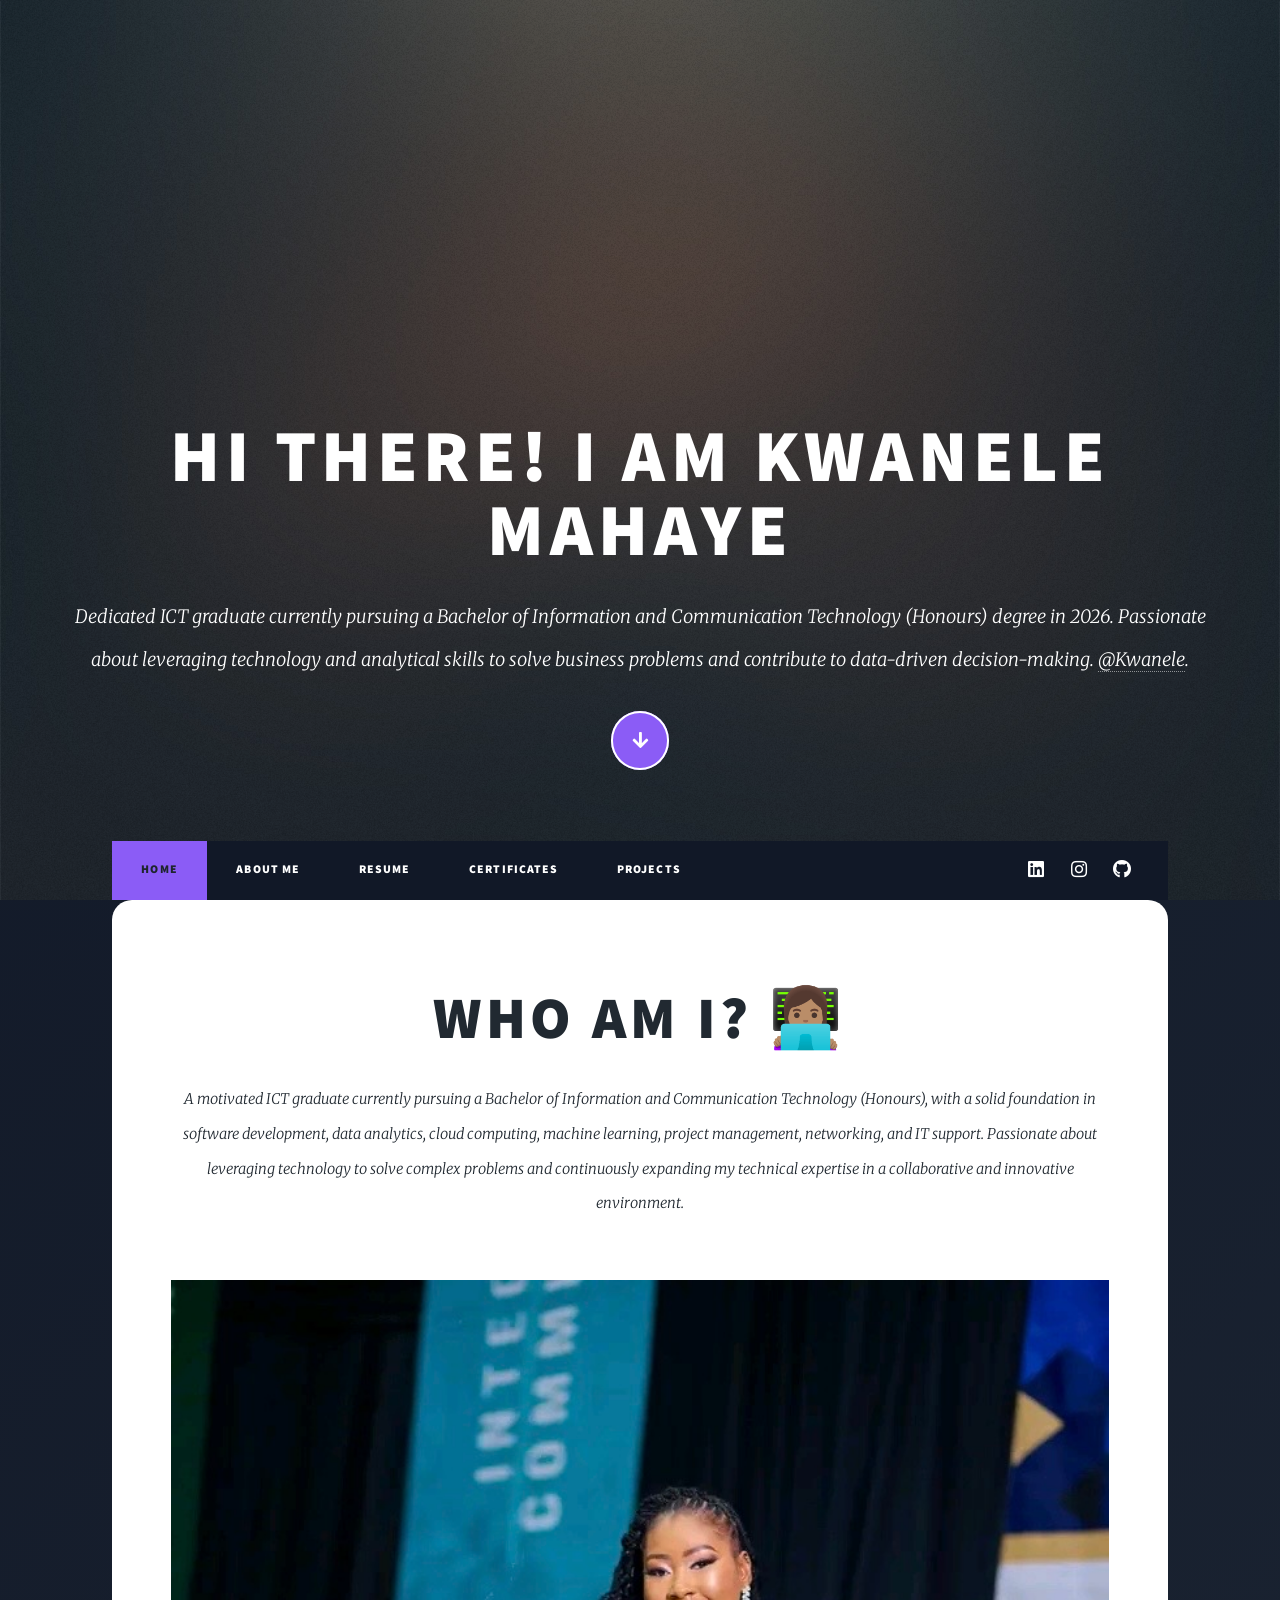
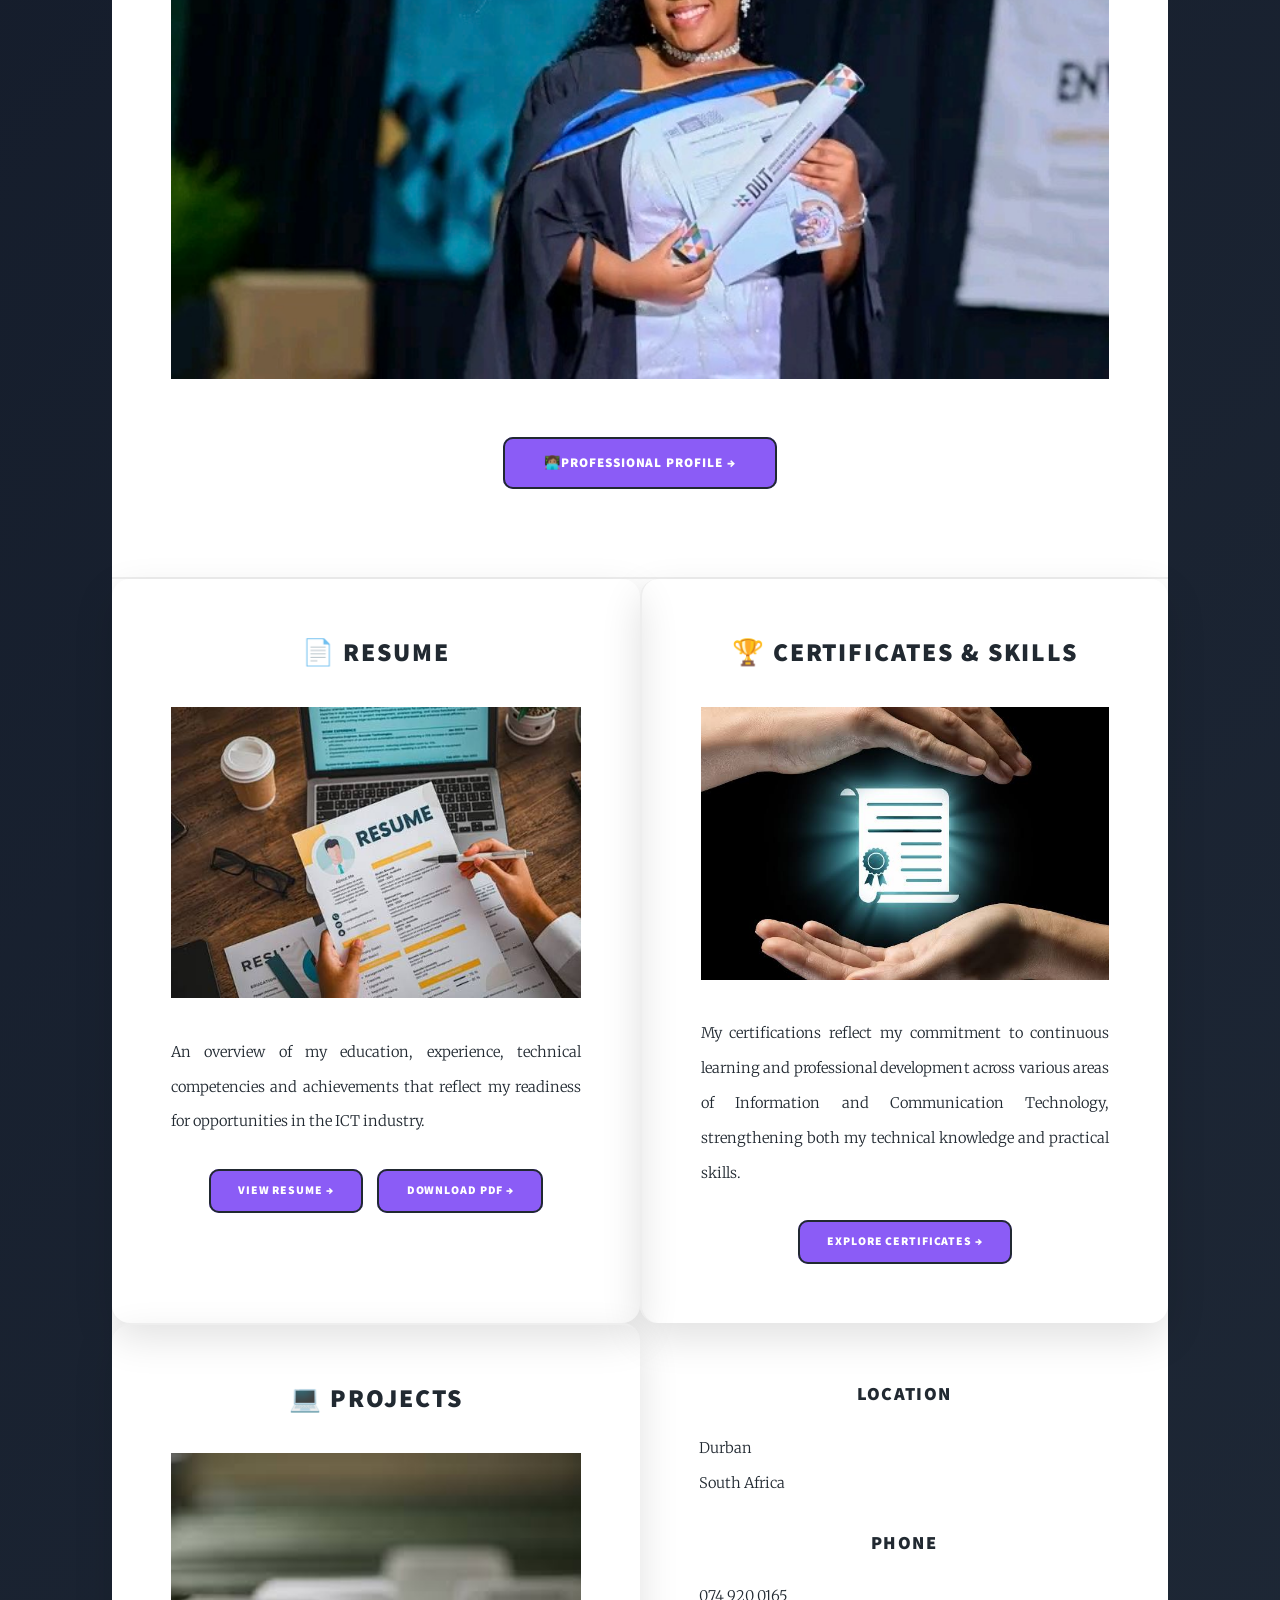
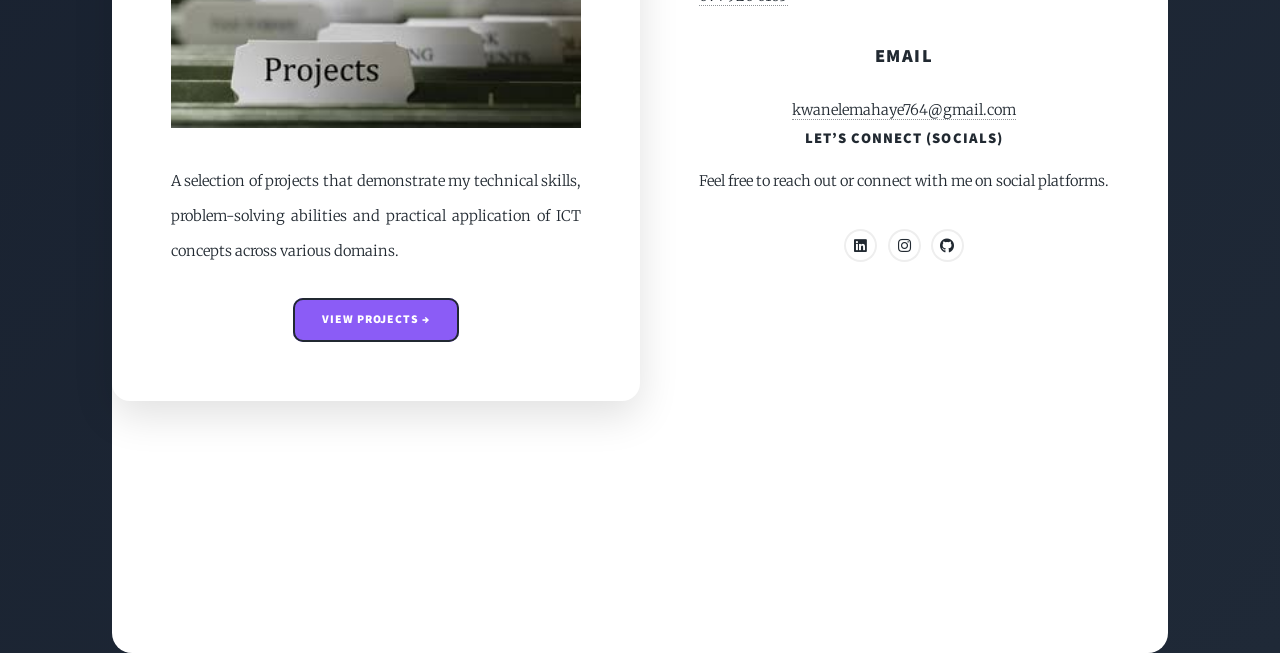
<file: index.html>
<!DOCTYPE HTML>
<!--
	Massively by HTML5 UP
	html5up.net | 
	Free for personal and commercial use under the CCA 3.0 license (html5up.net/license)
-->
<html>
	<head>
		<title> Kwanele Mahaye</title>
		<meta charset="utf-8" />
		<meta name="viewport" content="width=device-width, initial-scale=1, user-scalable=no" />
		<link rel="stylesheet" href="assets/css/main.css" />
		<link rel="stylesheet" href="assets/css/custom.css" />
		<noscript><link rel="stylesheet" href="assets/css/noscript.css" /></noscript>
	</head>
	<body class="is-preload">

		<!-- Wrapper -->
			<div id="wrapper" class="fade-in">

				<!-- Intro -->
					<div id="intro">
						<h1> Hi There!
							I am Kwanele Mahaye <br />
						</h1>
						<p>Dedicated ICT graduate currently pursuing a Bachelor of Information and Communication Technology (Honours) degree in 
							2026. Passionate about leveraging technology and analytical skills to solve business problems and 
							contribute to data-driven decision-making. <a href="https://www.linkedin.com/in/kwanele-mahaye-802583269/">@Kwanele</a></a>.</p>
						<ul class="actions">
							<li><a href="#header" class="button icon solid solo fa-arrow-down scrolly"> Continue</a></li>
						</ul>
					</div>

				<!-- Header -->
					<header id="header">
						<a href="index.html" class="logo"> Kwanele Mahaye</a>
					</header>

				<!-- Nav -->
					<nav id="nav">
						<ul class="links">
							<li class="active"><a href="index.html">Home</a></li>
							<li><a href="journey.html">About Me </a></li>
							<li><a href="resume.html">Resume </a></li>
							<li><a href="certificates.html">Certificates </a></li>
							<li><a href="projects.html">Projects</a></li>
						</ul>
						<ul class="icons">
							<li><a href="https://www.linkedin.com/in/kwanele-mahaye-802583269/" class="icon brands alt fa-linkedin"><span class="label">linkedin</span></a></li>
									<li><a href="https://www.instagram.com/kwanelemxhaye/" class="icon brands alt fa-instagram"><span class="label">instagram</span></a></li>
									<li><a href="https://github.com/Kwxnele" class="icon brands alt fa-github"><span class="label">github</span></a></li>
								
						</ul>
					</nav>

				<!-- Main -->
					<div id="main">

						<!-- Featured Post -->
							<article class="post featured">
								<header class="major">
									
									<h2><a href="journey.html"> Who am I? 👩🏽‍💻  <br />
									</a></h2>
									<p> A motivated ICT graduate currently pursuing a Bachelor of Information and Communication Technology (Honours), with a solid 
										foundation in software development, data analytics, cloud computing, machine learning, project management, networking,
										 and IT support. Passionate about leveraging technology to solve complex problems and continuously expanding
										 my technical expertise in a collaborative and innovative environment. </p>
								</header>
								<a href="journey.html" class="image main"><img src="images/23abf315-df7b-4a11-8ae0-22e442dc5362.jpg"" /></a>
								<ul class="actions special">
									<li><a href="journey.html" class="button large">👩🏽‍💻Professional Profile → </a></li>
								</ul>
							</article>

						<!-- Posts -->
							<section class="posts">
								<article>
									<header>
										
										<h2><a href="resume.html"> 📄 Resume <br />
										</a></h2>
									</header>
									<a href="resume.html" class="image fit"><img src="images/resume.jpg" alt="" /></a>
									<p>An overview of my education, experience, 
										technical competencies and achievements that reflect my readiness for opportunities in the ICT industry. </p>
									<ul class="actions special">
										<li><a href="resume.html" class="button">View Resume →</a></li>
										<li><a href="documents/KM_CV.pdf" class="button" download> Download PDF →</a></li>

									</ul>
								</article>



								<article>
									<header>
										
										<h2><a href="certificates.html"> 🏆 Certificates & Skills<br />
										</a></h2>
									</header>
									<a href="certificates.html" class="image fit"><img src="images/cert.jpg" alt="" /></a>
									<p>My certifications reflect my commitment to continuous learning and professional development across various areas 
										of Information and Communication Technology, strengthening both my technical knowledge and practical skills.</p>
									<ul class="actions special">
										<li><a href="certificates.html" class="button"> Explore Certificates → </a></li>
									</ul>
								</article>
								<article>
									<header>
										
										<h2><a href="projects.html"> 💻 Projects  <br />
										</a></h2>
									</header>
									<a href="#" class="image fit"><img src="images/project.jpg" alt="" /></a>
									<p>A selection of projects that demonstrate my technical skills, problem-solving abilities
										 and practical application of ICT concepts across various domains.</p>
									<ul class="actions special">
										<li><a href="projects.html" class="button">View Projects → </a></li>
									</ul>
								</article>

<!-- 
								<article>
									<header>
										<span class="date">April 14, 2017</span>
										<h2><a href="#">Tempus sed<br />
										nulla imperdiet</a></h2>
									</header>
									<a href="#" class="image fit"><img src="images/pic05.jpg" alt="" /></a>
									<p>Donec eget ex magna. Interdum et malesuada fames ac ante ipsum primis in faucibus. Pellentesque venenatis dolor imperdiet dolor mattis sagittis magna etiam.</p>
									<ul class="actions special">
										<li><a href="#" class="button">Full Story</a></li>
									</ul>
								</article>

							-->

								
								

					

				<!-- Footer -->
				 <!--
					<footer id="footer">
						<section>
							<form method="post" action="#">
								<div class="fields">
									<div class="field">
										<label for="name">Name</label>
										<input type="text" name="name" id="name" />
									</div>
									<div class="field">
										<label for="email">Email</label>
										<input type="text" name="email" id="email" />
									</div>
									<div class="field">
										<label for="message">Message</label>
										<textarea name="message" id="message" rows="3"></textarea>
									</div>
								</div>
								<ul class="actions">
									<li><input type="submit" value="Send Message" /></li>
								</ul>
							</form>
						</section> 
             -->

						<section class="split contact">
							<section class="alt">
								<h3>Location</h3>
							    <p>Durban<br />
							    South Africa</p>
							</section>
							<section>
								<h3>Phone</h3>
									<p><a href="tel:0749200165">074 920 0165</a></p>
							</section>
							<section>
								<h3>Email</h3>
								  <a href="mailto:kwanelemahaye764@gmail.com">kwanelemahaye764@gmail.com</a>
							</section>
							<section>
								
								 <h4>Let’s Connect (Socials)</h4>
      <p>Feel free to reach out or connect with me on social platforms.</p>
								<ul class="icons alt">
									<li><a href="https://www.linkedin.com/in/kwanele-mahaye-802583269/" class="icon brands alt fa-linkedin"><span class="label">linkedin</span></a></li>
									<li><a href="https://www.instagram.com/kwanelemxhaye/" class="icon brands alt fa-instagram"><span class="label">instagram</span></a></li>
									<li><a href="https://github.com/Kwxnele" class="icon brands alt fa-github"><span class="label">github</span></a></li>
								</ul>
							</section>
						</section>
					</footer>

				<!-- Copyright -->
					<div id="copyright">
						<ul><li>&copy; KNM</li><li>Design: <a href="https://html5up.net">HTML5 UP</a></li></ul>
					</div>

			</div>

		<!-- Scripts -->
			<script src="assets/js/jquery.min.js"></script>
			<script src="assets/js/jquery.scrollex.min.js"></script>
			<script src="assets/js/jquery.scrolly.min.js"></script>
			<script src="assets/js/browser.min.js"></script>
			<script src="assets/js/breakpoints.min.js"></script>
			<script src="assets/js/util.js"></script>
			<script src="assets/js/main.js"></script>

	</body>
</html>
</file>
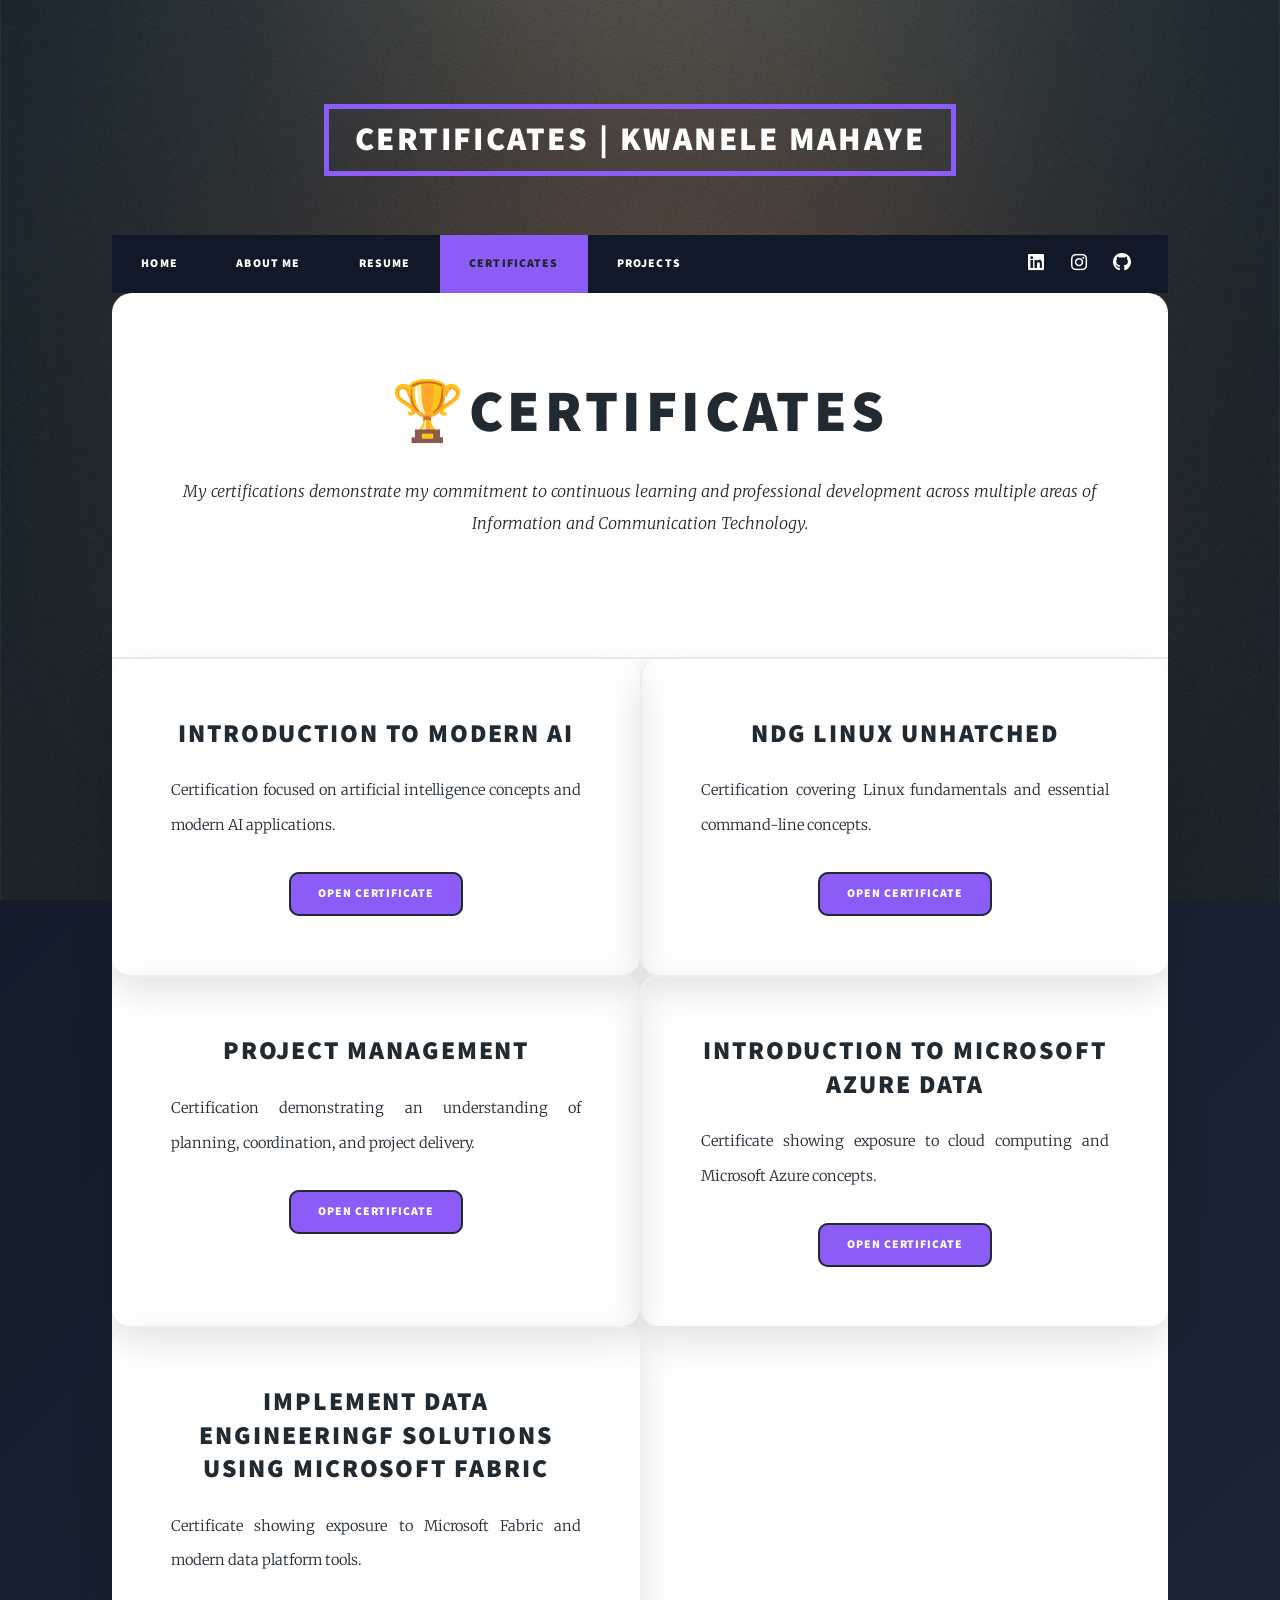
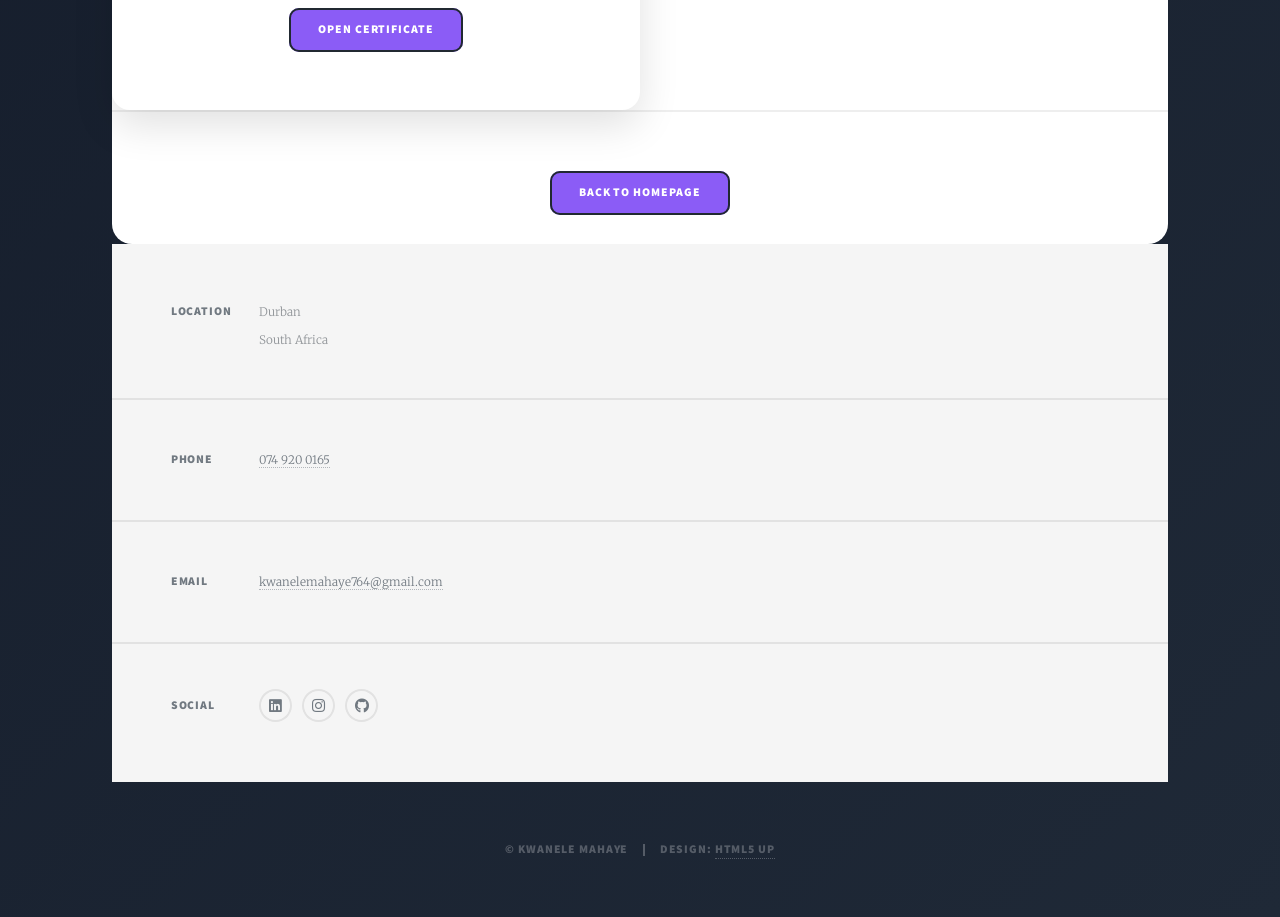
<file: certificates.html>
<!DOCTYPE HTML>
<html>
	<head>
		<title>Certificates | Kwanele Mahaye</title>
		<meta charset="utf-8" />
		<meta name="viewport" content="width=device-width, initial-scale=1, user-scalable=no" />
		<link rel="stylesheet" href="assets/css/main.css" />
        <link rel="stylesheet" href="assets/css/custom.css" />
		<noscript><link rel="stylesheet" href="assets/css/noscript.css" /></noscript>
	</head>
	<body class="is-preload">

		<div id="wrapper" class="fade-in">

			<header id="header">
				<a href="certificates.html" class="logo">Certificates | Kwanele Mahaye</a>
			</header>

			<nav id="nav">
				<ul class="links">
					<li><a href="index.html">Home</a></li>
					<li><a href="journey.html">About Me </a></li>
					<li><a href="resume.html">Resume</a></li>
					<li class="active"><a href="certificates.html">Certificates</a></li>
					
					<li><a href="projects.html">Projects</a></li>
                    
				</ul>
				<ul class="icons">
					<li><a href="https://www.linkedin.com/in/kwanele-mahaye-802583269/" class="icon brands alt fa-linkedin"><span class="label">LinkedIn</span></a></li>
					<li><a href="https://www.instagram.com/kwanelemxhaye/" class="icon brands alt fa-instagram"><span class="label">instagram</span></a></li>
                    <li><a href="https://github.com/Kwxnele" class="icon brands alt fa-github"><span class="label">GitHub</span></a></li>
				</ul>
			</nav>

			<div id="main">

				<article class="post featured">
					<header class="major">
						<h1>🏆Certificates</h1>
						<p>My certifications demonstrate my commitment to continuous learning and professional
                             development across multiple areas of Information and Communication Technology.</p>
					</header>
				</article>

				<section class="posts">

					<article>
						<header>
							<h2><a href="certificates/Introduction_to_Modern_AI_certificate_22203363-dut4life-ac-za_462431ce-6436-4867-af36-1d9304202acc.pdf">Introduction to Modern AI</a></h2>
						</header>
						<p>Certification focused on artificial intelligence concepts and modern AI applications.</p>
						<ul class="actions special">
							<li><a href="certificates/Introduction_to_Modern_AI_certificate_22203363-dut4life-ac-za_462431ce-6436-4867-af36-1d9304202acc.pdf" class="button" target="_blank">Open Certificate</a></li>
						</ul>
					</article>

					<article>
						<header>
							<h2><a href="certificates/NDG_Linux_Unhatched_certificate_.pdf">NDG Linux Unhatched</a></h2>
						</header>
						<p>Certification covering Linux fundamentals and essential command-line concepts.</p>
						<ul class="actions special">
							<li><a href="certificates/NDG_Linux_Unhatched_certificate_.pdf" class="button" target="_blank">Open Certificate</a></li>
						</ul>
					</article>

					<article>
						<header>
							<h2><a href="certificates/ProjectManagement.pdf">Project Management</a></h2>
						</header>
						<p>Certification demonstrating an understanding of planning, coordination, and project delivery.</p>
						<ul class="actions special">
							<li><a href="certificates/ProjectManagement.pdf" class="button" target="_blank">Open Certificate</a></li>
						</ul>
					</article>

					<article>
						<header>
							<h2><a href="certificates/MicrosoftAzure.PNG"> Introduction To Microsoft Azure Data</a></h2>
						</header>
						<p>Certificate showing exposure to cloud computing and Microsoft Azure concepts.</p>
						<ul class="actions special">
							<li><a href="certificates/MicrosoftAzure.PNG" class="button" target="_blank">Open Certificate</a></li>
						</ul>
					</article>

					<article>
						<header>
							<h2><a href="certificates/MicrosoftFabric.PNG">Implement Data Engineeringf solutions using Microsoft Fabric</a></h2>
						</header>
						<p>Certificate showing exposure to Microsoft Fabric and modern data platform tools.</p>
						<ul class="actions special">
							<li><a href="certificates/MicrosoftFabric.PNG" class="button" target="_blank">Open Certificate</a></li>
						</ul>
					</article>

				</section>

				<ul class="actions special">
					<li><a href="index.html" class="button">Back to Homepage</a></li>
				</ul>

			</div>

			<footer id="footer">
				<section class="split contact">
					<section class="alt">
						<h3>Location</h3>
						<p>Durban<br />South Africa</p>
					</section>
					<section>
						<h3>Phone</h3>
						<p><a href="tel:0749200165">074 920 0165</a></p>
					</section>
					<section>
						<h3>Email</h3>
						<p><a href="mailto:kwanelemahaye764@gmail.com">kwanelemahaye764@gmail.com</a></p>
					</section>
					<section>
						<h3>Social</h3>
						<ul class="icons alt">
							<li><a href="https://www.linkedin.com/in/kwanele-mahaye-802583269/" class="icon brands alt fa-linkedin"><span class="label">LinkedIn</span></a></li>
							<li><a href="https://www.instagram.com/kwanelemxhaye/" class="icon brands alt fa-instagram"><span class="label">instagram</span></a></li>
                            <li><a href="https://github.com/Kwxnele" class="icon brands alt fa-github"><span class="label">GitHub</span></a></li>
						</ul>
					</section>
				</section>
			</footer>

			<div id="copyright">
				<ul><li>&copy; Kwanele Mahaye</li><li>Design: <a href="https://html5up.net">HTML5 UP</a></li></ul>
			</div>

		</div>

		<script src="assets/js/jquery.min.js"></script>
		<script src="assets/js/jquery.scrollex.min.js"></script>
		<script src="assets/js/jquery.scrolly.min.js"></script>
		<script src="assets/js/browser.min.js"></script>
		<script src="assets/js/breakpoints.min.js"></script>
		<script src="assets/js/util.js"></script>
		<script src="assets/js/main.js"></script>

	</body>
</html>
</file>
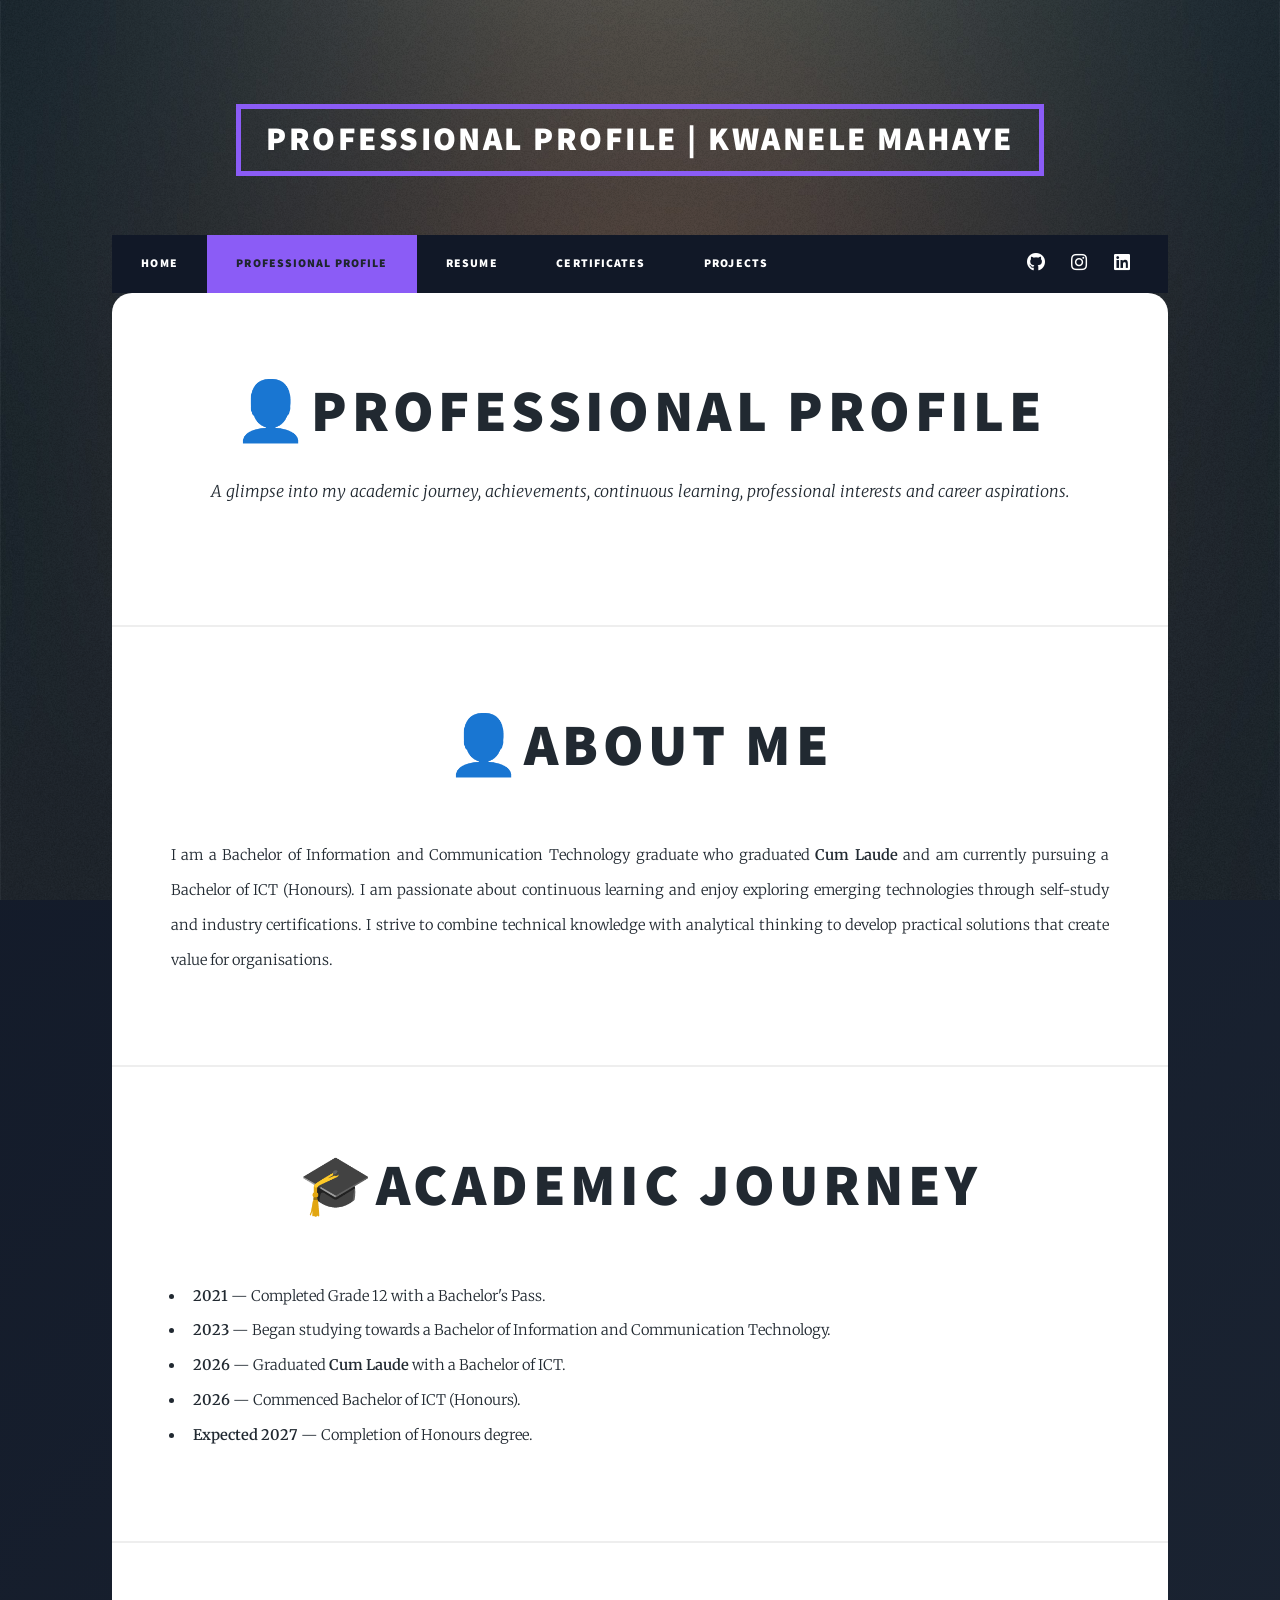
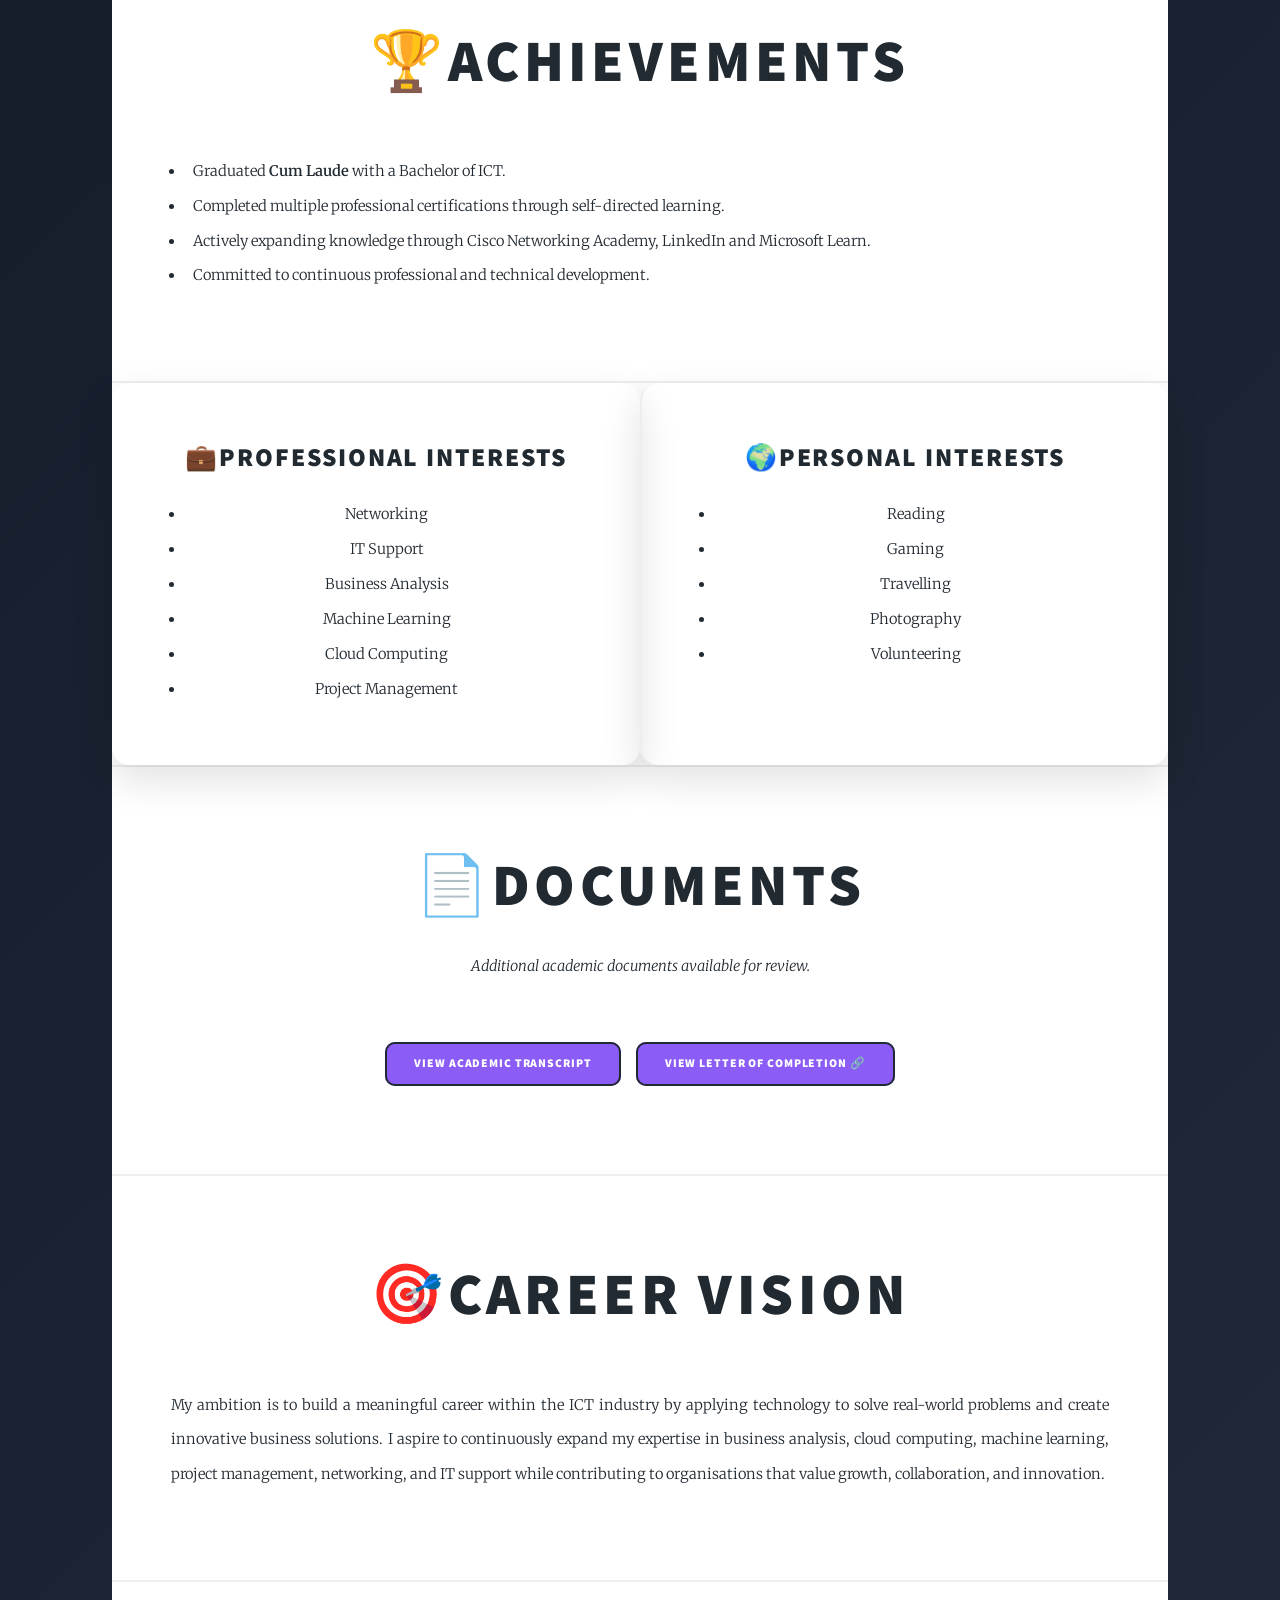
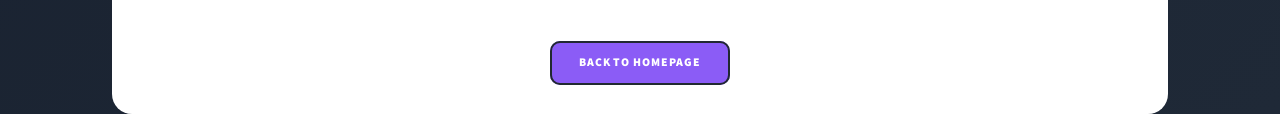
<file: journey.html>
<!DOCTYPE HTML>
<html>
<head>
    <title>Professional Profile | Kwanele Mahaye</title>
    <meta charset="utf-8" />
    <meta name="viewport" content="width=device-width, initial-scale=1, user-scalable=no" />
    <link rel="stylesheet" href="assets/css/main.css" />
    <link rel="stylesheet" href="assets/css/custom.css" />
    <noscript><link rel="stylesheet" href="assets/css/noscript.css" /></noscript>
</head>

<body class="is-preload">

<div id="wrapper" class="fade-in">

<header id="header">
    <a href="journey.html" class="logo">Professional Profile | Kwanele Mahaye</a>
</header>

<nav id="nav">

<ul class="links">
<li><a href="index.html">Home</a></li>
<li class="active"><a href="journey.html"> Professional Profile</a></li>
<li><a href="resume.html">Resume</a></li>
<li><a href="certificates.html">Certificates</a></li>

<li><a href="projects.html">Projects</a></li>
</ul>

<ul class="icons">
<li><a href="https://github.com/Kwxnele" class="icon brands alt fa-github"><span class="label">GitHub</span></a></li>
<li><a href="https://www.instagram.com/kwanelemxhaye/" class="icon brands alt fa-instagram"><span class="label">instagram</span></a></li>
<li><a href="https://linkedin.com/in/kwanele-mahaye-802583269" class="icon brands alt fa-linkedin"><span class="label">LinkedIn</span></a></li>
</ul>

</nav>

<div id="main">

<article class="post featured">

<header class="major">

<h1>👤Professional Profile</h1>

<p>
A glimpse into my academic journey, achievements, continuous learning,
professional interests and career aspirations.
</p>

</header>

</article>


<section class="post">

<header class="major">

<h2>👤About Me</h2>

</header>

<p>
I am a Bachelor of Information and Communication Technology graduate who graduated <strong>Cum Laude</strong> and am currently pursuing a Bachelor of ICT (Honours). I am passionate about continuous learning and enjoy exploring emerging technologies through self-study and industry certifications. I strive to combine technical knowledge with analytical thinking to develop practical solutions that create value for organisations.
</p>

</section>

<section class="post">

<header class="major">

<h2>🎓Academic Journey</h2>

</header>

<ul>

<li><strong>2021</strong> — Completed Grade 12 with a Bachelor's Pass.</li>

<li><strong>2023</strong> — Began studying towards a Bachelor of Information and Communication Technology.</li>

<li><strong>2026</strong> — Graduated <strong>Cum Laude</strong> with a Bachelor of ICT.</li>

<li><strong>2026</strong> — Commenced Bachelor of ICT (Honours).</li>

<li><strong>Expected 2027</strong> — Completion of Honours degree.</li>

</ul>

</section>
<section class="post">

<header class="major">

<h2>🏆Achievements</h2>

</header>

<ul>

<li>Graduated <strong>Cum Laude</strong> with a Bachelor of ICT.</li>

<li>Completed multiple professional certifications through self-directed learning.</li>

<li>Actively expanding knowledge through Cisco Networking Academy, LinkedIn and Microsoft Learn.</li>

<li>Committed to continuous professional and technical development.</li>

</ul>

</section>
<section class="posts">

<article>

<header>

<h2>💼Professional Interests</h2>

</header>

<ul>
<li>Networking</li>

<li>IT Support</li>

<li>Business Analysis</li>

<li>Machine Learning</li>

<li>Cloud Computing</li>

<li>Project Management</li>



</ul>

</article>

<article>

<header>

<h2>🌍Personal Interests</h2>

</header>

<ul>

<li>Reading</li>

<li>Gaming</li>

<li>Travelling</li>

<li>Photography</li>

<li>Volunteering</li>

</ul>

</article>

</section>
<section class="post">

<header class="major">

<h2>📄Documents</h2>

<p>
Additional academic documents available for review.
</p>

</header>

<ul class="actions special">

<li>

<a href="documents/Transcript 2026.pdf"
target="_blank"
class="button">

View Academic Transcript

</a>

</li>

<li>

<a href="documents/Academic.pdf"
target="_blank"
class="button">

View Letter of Completion 🔗

</a>

</li>

</ul>

</section>
<section class="post">

<header class="major">

<h2>🎯Career Vision</h2>

</header>

<p>

My ambition is to build a meaningful career within the ICT industry by applying technology to solve real-world problems and create innovative business solutions. I aspire to continuously expand my expertise in business analysis, cloud computing, machine learning, project management, networking, and IT support while contributing to organisations that value growth, collaboration, and innovation.

</p>

</section>

<ul class="actions special">
	<li><a href="index.html" class="button"> Back to Homepage</a></li>
</ul>

</div>

</div>

<script src="assets/js/jquery.min.js"></script>
<script src="assets/js/jquery.scrollex.min.js"></script>
<script src="assets/js/jquery.scrolly.min.js"></script>
<script src="assets/js/browser.min.js"></script>
<script src="assets/js/breakpoints.min.js"></script>
<script src="assets/js/util.js"></script>
<script src="assets/js/main.js"></script>

</body>
</html>
</file>
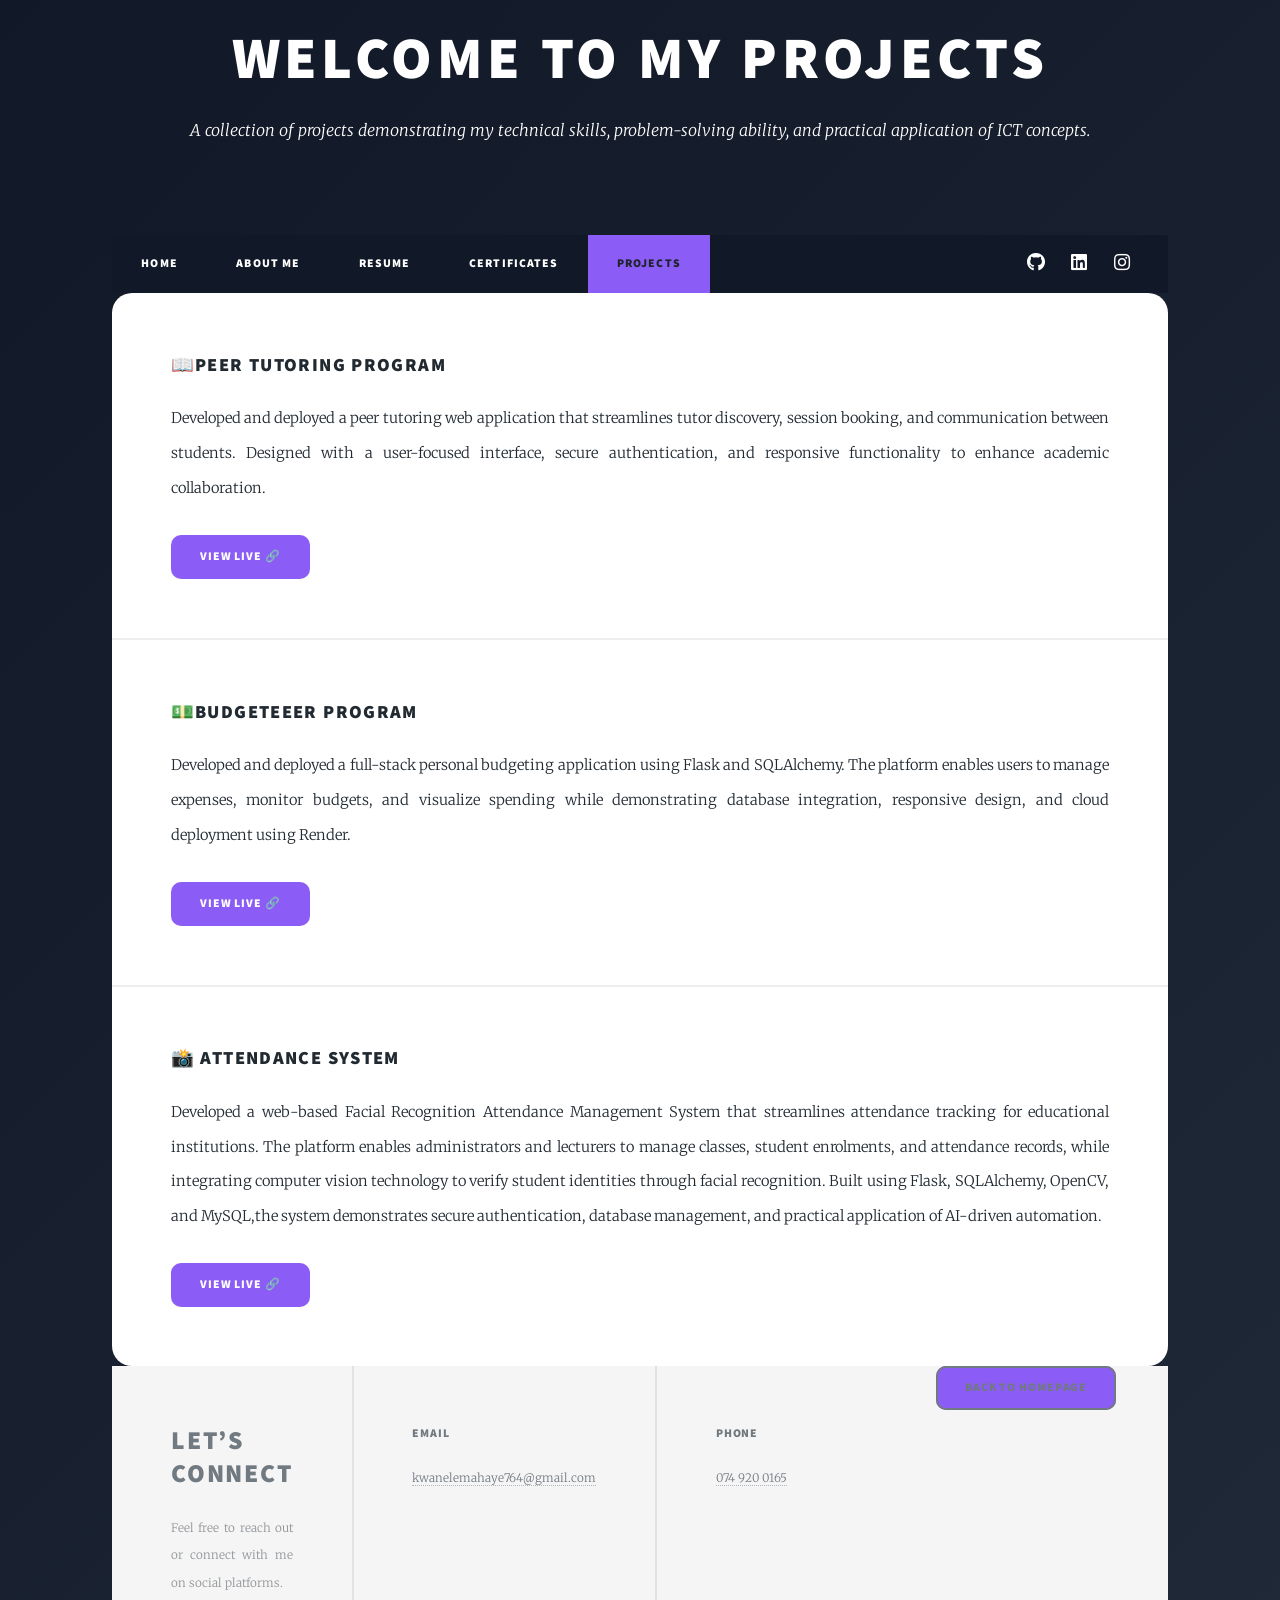
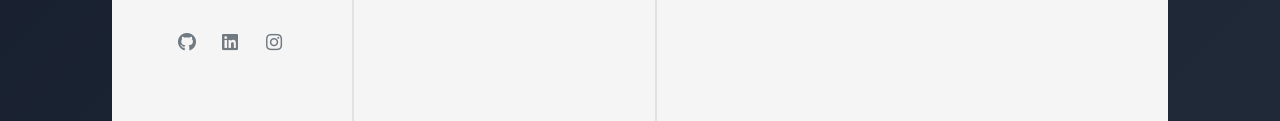
<file: projects.html>
<!DOCTYPE HTML>
<html>
<head>
  <title> 🏆Projects</title>
  <meta charset="utf-8" />
  
  <meta name="viewport" content="width=device-width, initial-scale=1" />
  <link rel="stylesheet" href="assets/css/main.css" />
<link rel="stylesheet" href="assets/css/custom.css" />
  
</head>

<body class="is-preload">

<div id="wrapper">

  <!-- HEADER -->
  <header id="header">
    <h1><a href="#"> Welcome to my projects </a></h1>
    <p>  A collection of projects demonstrating my technical skills, problem-solving ability,
        and practical application of ICT concepts. </p>
  </header>

  <!-- NAVIGATION -->
  <nav id="nav">
    <ul class="links">
      <li><a href="index.html">Home</a></li>
      <li><a href="journey.html">About Me</a></li>
      <li><a href="resume.html">Resume</a></li>
      <li><a href="certificates.html">Certificates</a></li>
      <li class="active"><a href="projects.html">Projects</a></li>
      
    </ul>

    <ul class="icons">
      <li><a href="https://github.com/Kwxnele" class="icon brands fa-github"><span class="label">GitHub</span></a></li>
      <li><a href="https://linkedin.com" class="icon brands fa-linkedin"><span class="label">LinkedIn</span></a></li>
      <li><a href="https://instagram.com" class="icon brands fa-instagram"><span class="label">Instagram</span></a></li>
    </ul>
  </nav>

  <!-- MAIN -->
  <div id="main">

   <!-- <section>

      <header>
        <h2>💻 My Projects</h2>
      </header>

      <p>
      none yet 
      </p>
    -->

     

      <!-- PROJECT -->
      <article>

        <h3>📖Peer Tutoring Program</h3>

        <p>
         Developed and deployed a peer tutoring web application that streamlines tutor discovery, session booking, and communication 
         between students. Designed with a user-focused interface, secure authentication, 
         and responsive functionality to enhance academic collaboration.
        </p>

        <ul class="actions">
          <li>
            <a href="https://dutech-innovators.onrender.com"
               class="button primary"
               target="_blank">
              View Live 🔗
            </a>
          </li>

         <!-- <li>
            <a href="https://github.com/Kwxnele/DUTech_Innovators"
               class="button primary"
               target="_blank">
              View Code
            </a>
          </li>
        -->
        </ul>

      </article>
      <article>

    <h3>💵Budgeteeer Program </h3>

    <p>
        Developed and deployed a full-stack personal budgeting application using Flask and SQLAlchemy. The platform enables 
        users to manage expenses, monitor budgets,
         and visualize spending while demonstrating database 
         integration, responsive design, and cloud deployment using Render.
    </p>

    <ul class="actions">
        <li>
            <a href="https://budgeteeer.onrender.com/"
               class="button primary"
               target="_blank">
                View Live 🔗
            </a>
        </li>

      <!--  <li>
            <a href="https://github.com/Kwxnele/budgeteeer"
               class="button"
               target="_blank">
                GitHub
            </a>
        </li>
      -->
    </ul>
     </article>
  <article>

    <h3>📸 Attendance System </h3>

    <p>
        Developed a web-based Facial Recognition Attendance Management System that streamlines attendance tracking for
         educational institutions. The platform enables administrators and lecturers to manage classes, student enrolments,
          and attendance records, while integrating computer vision technology to verify student identities through facial recognition.
           Built using Flask, SQLAlchemy, OpenCV, and MySQL,the system demonstrates secure authentication,
       database management, and practical application of AI-driven automation.
    </p>

    <ul class="actions">
        <li>
            <a href="https://attendance-system-main-yc7g.onrender.com/"
               class="button primary"
               target="_blank">
                View Live 🔗
            </a>
        </li>
    </ul>

</article>

    </section>

  </div>

  <!-- FOOTER -->
  <footer id="footer">

    <section>
      <h2>Let’s Connect</h2>
      <p>Feel free to reach out or connect with me on social platforms.</p>

      <ul class="icons">
        <li><a href="https://github.com/Kwxnele" class="icon brands fa-github"><span class="label">GitHub</span></a></li>
        <li><a href="https://linkedin.com" class="icon brands fa-linkedin"><span class="label">LinkedIn</span></a></li>
        <li><a href="https://instagram.com" class="icon brands fa-instagram"><span class="label">Instagram</span></a></li>
      </ul>
    </section>

    <section>
      <h3>Email</h3>
      <p>
        <a href="mailto:kwanelemahaye764@gmail.com">kwanelemahaye764@gmail.com</a>
      </p>
        </section>
        <section>
						<h3>Phone</h3>
						<p><a href="tel:0749200165">074 920 0165</a></p>
					</section>
					

<ul class="actions special">
	<li><a href="index.html" class="button"> Back to Homepage </a></li>
</ul>

</div>
    </section>


  </footer>



</div>

<!-- SCRIPTS -->
<script src="assets/js/jquery.min.js"></script>
<script src="assets/js/browser.min.js"></script>
<script src="assets/js/breakpoints.min.js"></script>
<script src="assets/js/util.js"></script>
<script src="assets/js/main.js"></script>

</body>

</html>
</file>
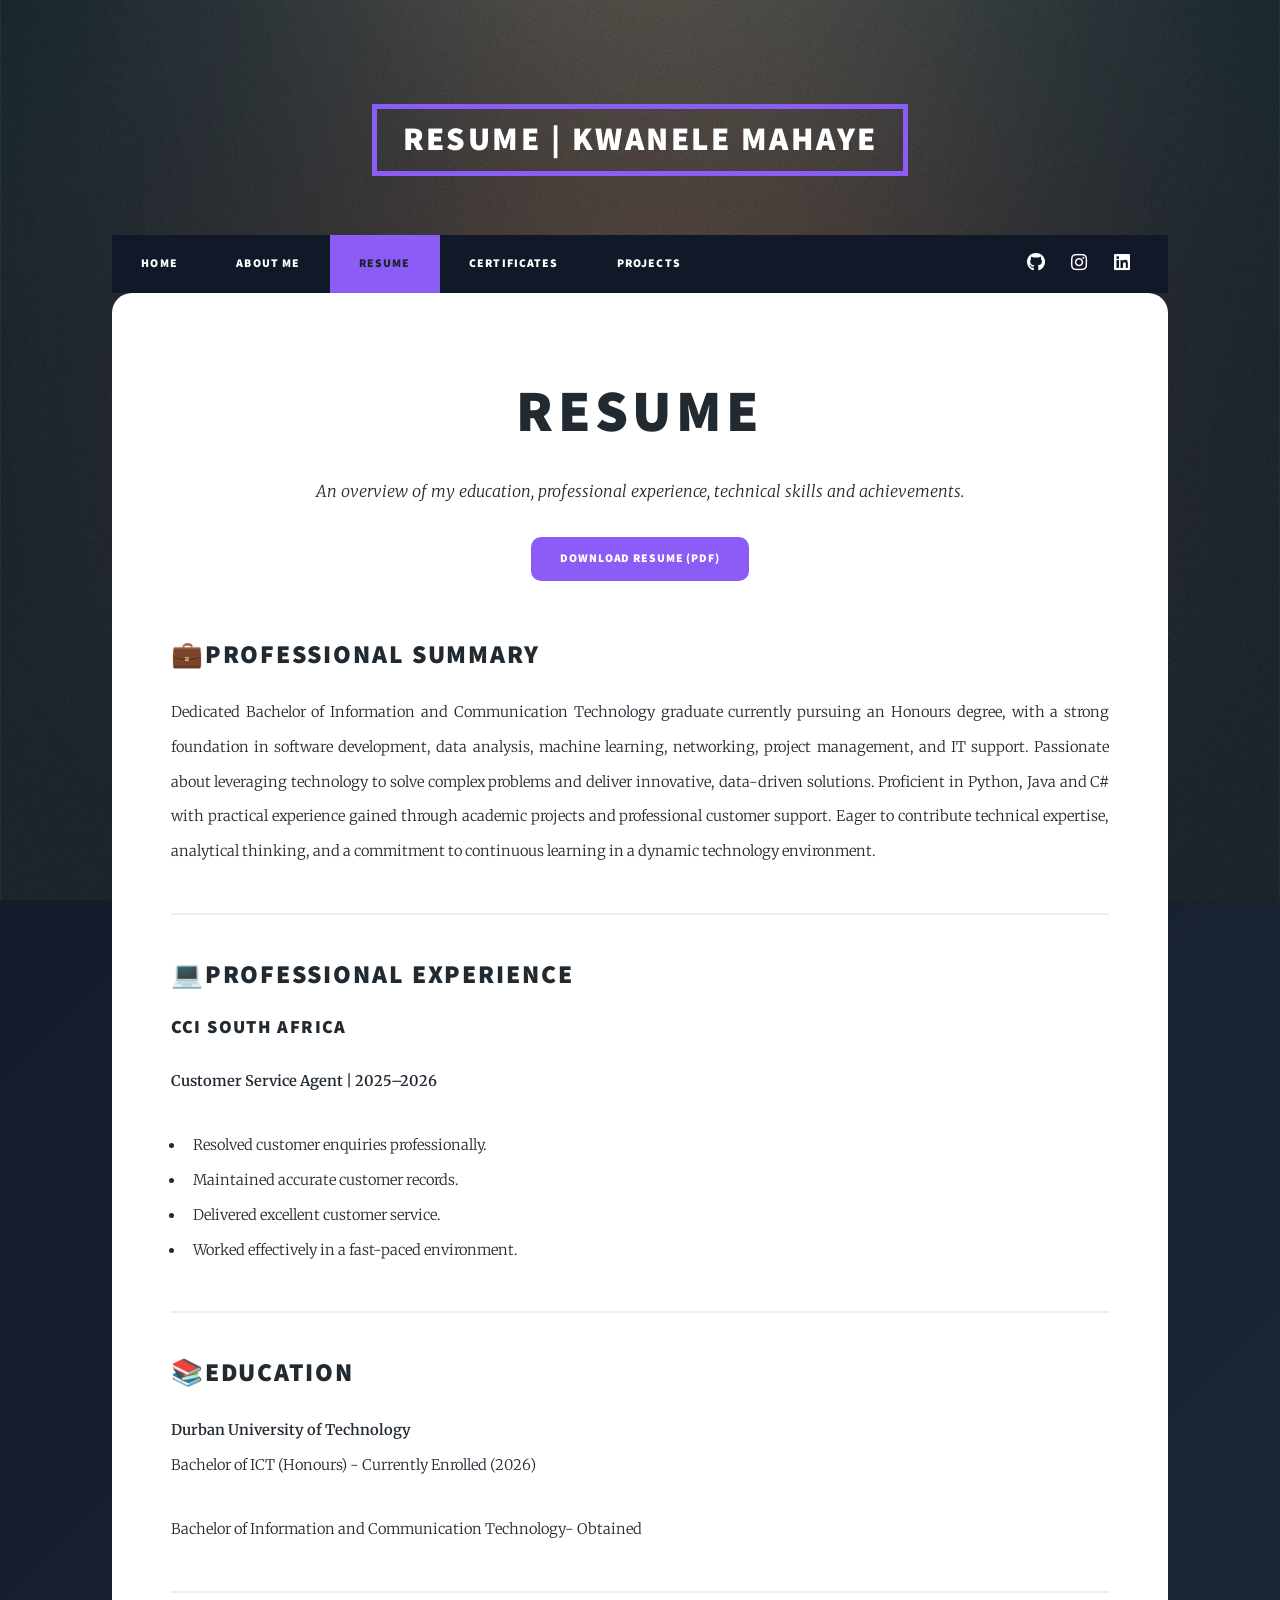
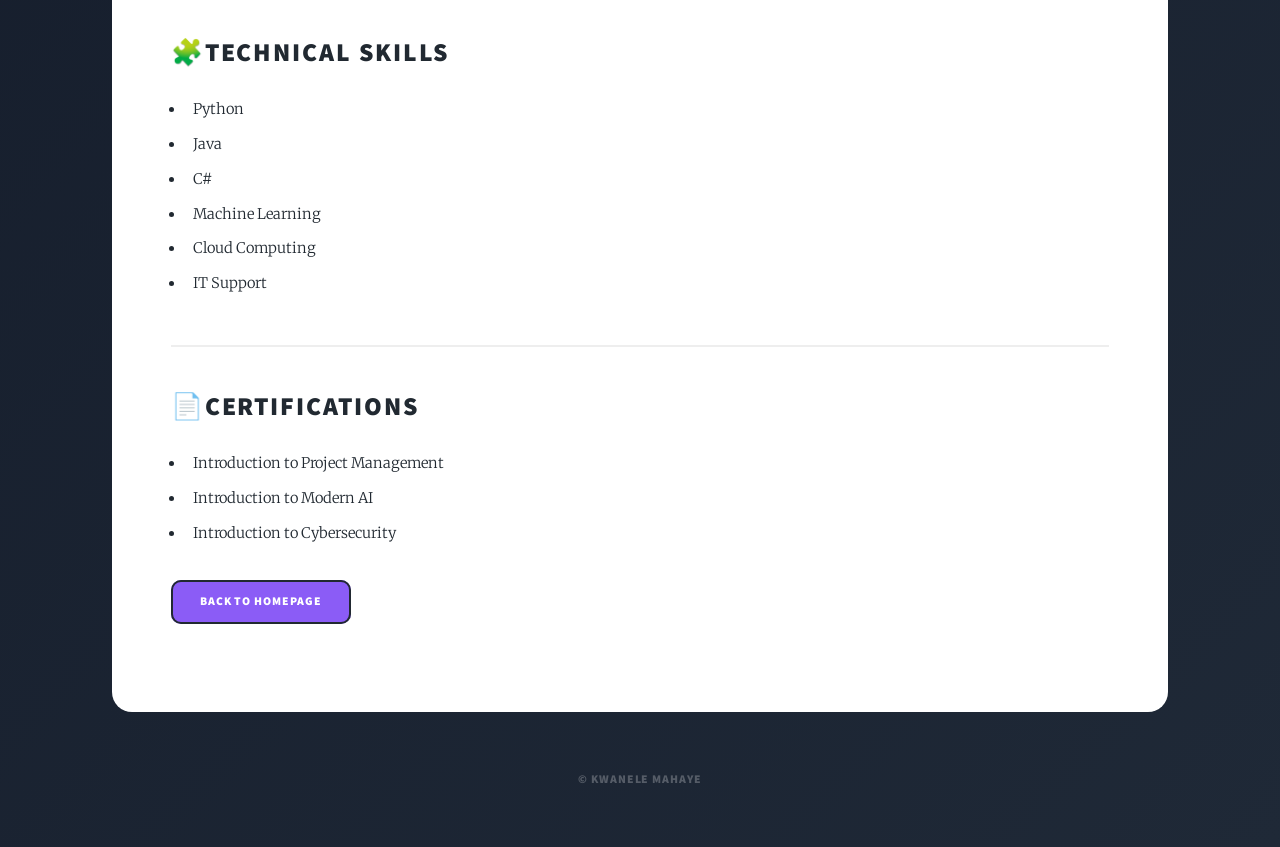
<file: resume.html>
<!DOCTYPE HTML>
<html>
<head>
<title>Resume | Kwanele Mahaye</title>
<meta charset="utf-8" />
<meta name="viewport" content="width=device-width, initial-scale=1, user-scalable=no" />
<link rel="stylesheet" href="assets/css/main.css" />
<link rel="stylesheet" href="assets/css/custom.css" />
<noscript><link rel="stylesheet" href="assets/css/noscript.css" /></noscript>
</head>
<body class="is-preload">
<div id="wrapper">
<header id="header"><a href="resume.html" class="logo">Resume | Kwanele Mahaye</a></header>
<nav id="nav">
<ul class="links">
<li><a href="index.html">Home</a></li>
<li><a href="journey.html">About Me </a></li>
<li class="active"><a href="resume.html">Resume</a></li>
<li><a href="certificates.html">Certificates </a></li>

<li><a href="projects.html">Projects</a></li>
</ul>
<ul class="icons">
<li><a href="https://github.com/Kwxnele" class="icon brands alt fa-github"><span class="label">GitHub</span></a></li>
<li><a href="https://www.instagram.com/kwanelemxhaye/" class="icon brands alt fa-instagram"><span class="label">instagram</span></a></li>
<li><a href="https://linkedin.com/in/kwanele-mahaye-802583269" class="icon brands alt fa-linkedin"><span class="label">LinkedIn</span></a></li>
</ul>

</nav>
<div id="main">
<article class="post">
<header class="major">
<h1>Resume</h1>
<p>An overview of my education, professional experience, technical skills and achievements.</p>
<ul class="actions special"><li><a href="documents/KM_CV.pdf" class="button primary" download>Download Resume (PDF)</a></li></ul>
</header>
<h2>💼Professional Summary</h2>
<p>Dedicated Bachelor of Information and Communication Technology graduate currently pursuing an Honours degree, with a 
    strong foundation in software development, data analysis, machine learning, networking, project 
    management, and IT support. Passionate about leveraging technology to solve complex problems and deliver innovative,
     data-driven solutions. Proficient in Python, Java and C# with practical experience 
     gained through academic projects and professional customer support. Eager to contribute technical expertise, 
     analytical thinking, and a commitment to continuous learning in a dynamic technology environment.</p>
<hr />
<h2>💻Professional Experience</h2>
<h3>CCI South Africa</h3>
<p><strong>Customer Service Agent | 2025–2026</strong></p>
<ul>
<li>Resolved customer enquiries professionally.</li>
<li>Maintained accurate customer records.</li>
<li>Delivered excellent customer service.</li>
<li>Worked effectively in a fast-paced environment.</li>
</ul>
<hr />
<h2>📚Education</h2>
<p><strong>Durban University of Technology</strong><br>Bachelor of ICT (Honours) - Currently Enrolled (2026)</p>
<p>Bachelor of Information and Communication Technology- Obtained</p>
<hr />
<h2>🧩Technical Skills</h2>
<ul><li>Python</li><li>Java</li><li>C#</li></li><li>Machine Learning</li><li>Cloud Computing</li><li>IT Support</li></ul>
<hr />
<h2>📄Certifications</h2>
<ul><li>Introduction to Project Management</li><li>Introduction to Modern AI</li><li>Introduction to Cybersecurity</li></ul>

<ul class="actions"><li><a href="index.html" class="button">Back to Homepage</a></li></ul>
</article>
</div>
<footer id="copyright"><ul><li>&copy; Kwanele Mahaye</li></ul></footer>
</div>
<script src="assets/js/jquery.min.js"></script>
<script src="assets/js/jquery.scrollex.min.js"></script>
<script src="assets/js/jquery.scrolly.min.js"></script>
<script src="assets/js/browser.min.js"></script>
<script src="assets/js/breakpoints.min.js"></script>
<script src="assets/js/util.js"></script>
<script src="assets/js/main.js"></script>
</body>
</html>
</file>
<file: assets/css/custom.css>
/* ===========================
      KWANELE PORTFOLIO
=========================== */

:root{

--purple:#8B5CF6;

--purple-dark:#6D28D9;

--black:#0F172A;

--grey:#1E293B;

--white:#FFFFFF;

}

/* Background */

body{

background:linear-gradient(135deg,#111827,#1F2937);

}

/* Main page */

#main{

background:#FFFFFF;

border-radius:20px;

}

/* Navigation */

#nav{

background:#111827;

}

/* Active page */

#nav ul.links li.active{

background:var(--purple);

}

/* Hover */

#nav ul.links li:hover{

background:var(--purple-dark);

}

/* Logo */

#header .logo{

border-color:var(--purple);

}

#header .logo:hover{

background:var(--purple);

}

/* Buttons */

.button{

background:var(--purple)!important;

border:none!important;

color:white!important;

border-radius:10px;

}

.button:hover{

background:var(--purple-dark)!important;

transform:translateY(-4px);

}

/* Cards */

.posts article{

border-radius:18px;

overflow:hidden;

box-shadow:0 15px 40px rgba(0,0,0,.12);

transition:.35s;

}

.posts article:hover{

transform:translateY(-10px);

}

/* Images */

.image{

overflow:hidden;

}

.image img{

transition:.5s;

}

.image:hover img{

transform:scale(1.05);
}
</file>
<file: assets/css/main.css>
@import url(fontawesome-all.min.css);
@import url("https://fonts.googleapis.com/css?family=Merriweather:300,700,300italic,700italic|Source+Sans+Pro:900");

/*
	Massively by HTML5 UP
	html5up.net | @ajlkn
	Free for personal and commercial use under the CCA 3.0 license (html5up.net/license)
*/

html, body, div, span, applet, object,
iframe, h1, h2, h3, h4, h5, h6, p, blockquote,
pre, a, abbr, acronym, address, big, cite,
code, del, dfn, em, img, ins, kbd, q, s, samp,
small, strike, strong, sub, sup, tt, var, b,
u, i, center, dl, dt, dd, ol, ul, li, fieldset,
form, label, legend, table, caption, tbody,
tfoot, thead, tr, th, td, article, aside,
canvas, details, embed, figure, figcaption,
footer, header, hgroup, menu, nav, output, ruby,
section, summary, time, mark, audio, video {
	margin: 0;
	padding: 0;
	border: 0;
	font-size: 100%;
	font: inherit;
	vertical-align: baseline;}

article, aside, details, figcaption, figure,
footer, header, hgroup, menu, nav, section {
	display: block;}

body {
	line-height: 1;
}

ol, ul {
	list-style: none;
}

blockquote, q {
	quotes: none;
}

	blockquote:before, blockquote:after, q:before, q:after {
		content: '';
		content: none;
	}

table {
	border-collapse: collapse;
	border-spacing: 0;
}

body {
	-webkit-text-size-adjust: none;
}

mark {
	background-color: transparent;
	color: inherit;
}

input::-moz-focus-inner {
	border: 0;
	padding: 0;
}

input, select, textarea {
	-moz-appearance: none;
	-webkit-appearance: none;
	-ms-appearance: none;
	appearance: none;
}

/* Basic */

	@-ms-viewport {
		width: device-width;
	}

	body {
		-ms-overflow-style: scrollbar;
	}

	@media screen and (max-width: 480px) {

		html, body {
			min-width: 320px;
		}

	}

	html {
		box-sizing: border-box;
	}

	*, *:before, *:after {
		box-sizing: inherit;
	}

	body {
		background-color: #1e252d;
	}

		body.is-preload *, body.is-preload *:before, body.is-preload *:after {
			-moz-animation: none !important;
			-webkit-animation: none !important;
			-ms-animation: none !important;
			animation: none !important;
			-moz-transition: none !important;
			-webkit-transition: none !important;
			-ms-transition: none !important;
			transition: none !important;
		}

/* Type */

	html {
		font-size: 16pt;
	}

		@media screen and (max-width: 1680px) {

			html {
				font-size: 12pt;
			}

		}

		@media screen and (max-width: 1280px) {

			html {
				font-size: 11pt;
			}

		}

		@media screen and (max-width: 360px) {

			html {
				font-size: 10pt;
			}

		}

	body {
		color: #212931;
	}

	body, input, select, textarea {
		font-family: "Merriweather", Georgia, serif;
		font-weight: 300;
		font-size: 1rem;
		line-height: 2.375;
	}

	a {
		-moz-transition: color 0.2s ease-in-out, background-color 0.2s ease-in-out, border-color 0.2s ease-in-out, box-shadow 0.2s ease-in-out;
		-webkit-transition: color 0.2s ease-in-out, background-color 0.2s ease-in-out, border-color 0.2s ease-in-out, box-shadow 0.2s ease-in-out;
		-ms-transition: color 0.2s ease-in-out, background-color 0.2s ease-in-out, border-color 0.2s ease-in-out, box-shadow 0.2s ease-in-out;
		transition: color 0.2s ease-in-out, background-color 0.2s ease-in-out, border-color 0.2s ease-in-out, box-shadow 0.2s ease-in-out;
		border-bottom: dotted 1px;
		text-decoration: none;
	}

		a:hover {
			border-bottom-color: transparent;
		}

	strong, b {
		font-weight: 600;
	}

	em, i {
		font-style: italic;
	}

	p {
		text-align: justify;
		margin: 0 0 2rem 0;
	}

	h1, h2, h3, h4, h5, h6 {
		font-family: "Source Sans Pro", Helvetica, sans-serif;
		font-weight: 900;
		line-height: 1.5;
		letter-spacing: 0.075em;
		text-transform: uppercase;
		margin: 0 0 1rem 0;
	}

		h1 a, h2 a, h3 a, h4 a, h5 a, h6 a {
			border-bottom: 0;
			color: inherit;
			text-decoration: none;
		}

	h1 {
		font-size: 4rem;
		line-height: 1.1;
		margin: 0 0 2rem 0;
	}

	h2 {
		font-size: 1.75rem;
		line-height: 1.3;
		margin: 0 0 1.5rem 0;
	}

	h3 {
		font-size: 1.25rem;
		margin: 0 0 1.5rem 0;
	}

	h4 {
		font-size: 1rem;
	}

	h5 {
		font-size: 0.9rem;
	}

	h6 {
		font-size: 0.8rem;
	}

	sub {
		font-size: 0.8rem;
		position: relative;
		top: 0.5rem;
	}

	sup {
		font-size: 0.8rem;
		position: relative;
		top: -0.5rem;
	}

	blockquote {
		border-left: solid 4px;
		font-style: italic;
		margin: 0 0 2rem 0;
		padding: 0.5rem 0 0.5rem 2rem;
	}

	code {
		border: solid 2px;
		font-family: "Courier New", monospace;
		font-size: 0.9rem;
		margin: 0 0.25rem;
		padding: 0.25rem 0.65rem;
	}

	pre {
		-webkit-overflow-scrolling: touch;
		font-family: "Courier New", monospace;
		font-size: 0.9rem;
		margin: 0 0 2rem 0;
	}

		pre code {
			display: block;
			line-height: 1.75;
			padding: 1rem 1.5rem;
			overflow-x: auto;
		}

	hr {
		border: 0;
		border-bottom: solid 2px;
		margin: 3rem 0;
	}

		hr.major {
			margin: 5rem 0;
		}

	.align-left {
		text-align: left;
	}

	.align-center {
		text-align: center;
	}

	.align-right {
		text-align: right;
	}

	input, select, textarea {
		color: #212931;
	}

	a {
		color: #212931;
		border-bottom-color: rgba(33, 41, 49, 0.5);
	}

		a:hover {
			border-bottom-color: transparent;
			color: #18bfef !important;
		}

	strong, b {
		color: #212931;
	}

	h1, h2, h3, h4, h5, h6 {
		color: #212931;
	}

	blockquote {
		border-left-color: #eeeeee;
	}

	code {
		background: rgba(220, 220, 220, 0.25);
		border-color: #eeeeee;
	}

	hr {
		border-bottom-color: #eeeeee;
	}

/* Row */

	.row {
		display: flex;
		flex-wrap: wrap;
		box-sizing: border-box;
		align-items: stretch;
	}

		.row > * {
			box-sizing: border-box;
		}

		.row.gtr-uniform > * > :last-child {
			margin-bottom: 0;
		}

		.row.aln-left {
			justify-content: flex-start;
		}

		.row.aln-center {
			justify-content: center;
		}

		.row.aln-right {
			justify-content: flex-end;
		}

		.row.aln-top {
			align-items: flex-start;
		}

		.row.aln-middle {
			align-items: center;
		}

		.row.aln-bottom {
			align-items: flex-end;
		}

		.row > .imp {
			order: -1;
		}

		.row > .col-1 {
			width: 8.33333%;
		}

		.row > .off-1 {
			margin-left: 8.33333%;
		}

		.row > .col-2 {
			width: 16.66667%;
		}

		.row > .off-2 {
			margin-left: 16.66667%;
		}

		.row > .col-3 {
			width: 25%;
		}

		.row > .off-3 {
			margin-left: 25%;
		}

		.row > .col-4 {
			width: 33.33333%;
		}

		.row > .off-4 {
			margin-left: 33.33333%;
		}

		.row > .col-5 {
			width: 41.66667%;
		}

		.row > .off-5 {
			margin-left: 41.66667%;
		}

		.row > .col-6 {
			width: 50%;
		}

		.row > .off-6 {
			margin-left: 50%;
		}

		.row > .col-7 {
			width: 58.33333%;
		}

		.row > .off-7 {
			margin-left: 58.33333%;
		}

		.row > .col-8 {
			width: 66.66667%;
		}

		.row > .off-8 {
			margin-left: 66.66667%;
		}

		.row > .col-9 {
			width: 75%;
		}

		.row > .off-9 {
			margin-left: 75%;
		}

		.row > .col-10 {
			width: 83.33333%;
		}

		.row > .off-10 {
			margin-left: 83.33333%;
		}

		.row > .col-11 {
			width: 91.66667%;
		}

		.row > .off-11 {
			margin-left: 91.66667%;
		}

		.row > .col-12 {
			width: 100%;
		}

		.row > .off-12 {
			margin-left: 100%;
		}

		.row.gtr-0 {
			margin-top: 0;
			margin-left: 0rem;
		}

			.row.gtr-0 > * {
				padding: 0 0 0 0rem;
			}

			.row.gtr-0.gtr-uniform {
				margin-top: 0rem;
			}

				.row.gtr-0.gtr-uniform > * {
					padding-top: 0rem;
				}

		.row.gtr-25 {
			margin-top: 0;
			margin-left: -0.375rem;
		}

			.row.gtr-25 > * {
				padding: 0 0 0 0.375rem;
			}

			.row.gtr-25.gtr-uniform {
				margin-top: -0.375rem;
			}

				.row.gtr-25.gtr-uniform > * {
					padding-top: 0.375rem;
				}

		.row.gtr-50 {
			margin-top: 0;
			margin-left: -0.75rem;
		}

			.row.gtr-50 > * {
				padding: 0 0 0 0.75rem;
			}

			.row.gtr-50.gtr-uniform {
				margin-top: -0.75rem;
			}

				.row.gtr-50.gtr-uniform > * {
					padding-top: 0.75rem;
				}

		.row {
			margin-top: 0;
			margin-left: -1.5rem;
		}

			.row > * {
				padding: 0 0 0 1.5rem;
			}

			.row.gtr-uniform {
				margin-top: -1.5rem;
			}

				.row.gtr-uniform > * {
					padding-top: 1.5rem;
				}

		.row.gtr-150 {
			margin-top: 0;
			margin-left: -2.25rem;
		}

			.row.gtr-150 > * {
				padding: 0 0 0 2.25rem;
			}

			.row.gtr-150.gtr-uniform {
				margin-top: -2.25rem;
			}

				.row.gtr-150.gtr-uniform > * {
					padding-top: 2.25rem;
				}

		.row.gtr-200 {
			margin-top: 0;
			margin-left: -3rem;
		}

			.row.gtr-200 > * {
				padding: 0 0 0 3rem;
			}

			.row.gtr-200.gtr-uniform {
				margin-top: -3rem;
			}

				.row.gtr-200.gtr-uniform > * {
					padding-top: 3rem;
				}

		@media screen and (max-width: 1680px) {

			.row {
				display: flex;
				flex-wrap: wrap;
				box-sizing: border-box;
				align-items: stretch;
			}

				.row > * {
					box-sizing: border-box;
				}

				.row.gtr-uniform > * > :last-child {
					margin-bottom: 0;
				}

				.row.aln-left {
					justify-content: flex-start;
				}

				.row.aln-center {
					justify-content: center;
				}

				.row.aln-right {
					justify-content: flex-end;
				}

				.row.aln-top {
					align-items: flex-start;
				}

				.row.aln-middle {
					align-items: center;
				}

				.row.aln-bottom {
					align-items: flex-end;
				}

				.row > .imp-xlarge {
					order: -1;
				}

				.row > .col-1-xlarge {
					width: 8.33333%;
				}

				.row > .off-1-xlarge {
					margin-left: 8.33333%;
				}

				.row > .col-2-xlarge {
					width: 16.66667%;
				}

				.row > .off-2-xlarge {
					margin-left: 16.66667%;
				}

				.row > .col-3-xlarge {
					width: 25%;
				}

				.row > .off-3-xlarge {
					margin-left: 25%;
				}

				.row > .col-4-xlarge {
					width: 33.33333%;
				}

				.row > .off-4-xlarge {
					margin-left: 33.33333%;
				}

				.row > .col-5-xlarge {
					width: 41.66667%;
				}

				.row > .off-5-xlarge {
					margin-left: 41.66667%;
				}

				.row > .col-6-xlarge {
					width: 50%;
				}

				.row > .off-6-xlarge {
					margin-left: 50%;
				}

				.row > .col-7-xlarge {
					width: 58.33333%;
				}

				.row > .off-7-xlarge {
					margin-left: 58.33333%;
				}

				.row > .col-8-xlarge {
					width: 66.66667%;
				}

				.row > .off-8-xlarge {
					margin-left: 66.66667%;
				}

				.row > .col-9-xlarge {
					width: 75%;
				}

				.row > .off-9-xlarge {
					margin-left: 75%;
				}

				.row > .col-10-xlarge {
					width: 83.33333%;
				}

				.row > .off-10-xlarge {
					margin-left: 83.33333%;
				}

				.row > .col-11-xlarge {
					width: 91.66667%;
				}

				.row > .off-11-xlarge {
					margin-left: 91.66667%;
				}

				.row > .col-12-xlarge {
					width: 100%;
				}

				.row > .off-12-xlarge {
					margin-left: 100%;
				}

				.row.gtr-0 {
					margin-top: 0;
					margin-left: 0rem;
				}

					.row.gtr-0 > * {
						padding: 0 0 0 0rem;
					}

					.row.gtr-0.gtr-uniform {
						margin-top: 0rem;
					}

						.row.gtr-0.gtr-uniform > * {
							padding-top: 0rem;
						}

				.row.gtr-25 {
					margin-top: 0;
					margin-left: -0.375rem;
				}

					.row.gtr-25 > * {
						padding: 0 0 0 0.375rem;
					}

					.row.gtr-25.gtr-uniform {
						margin-top: -0.375rem;
					}

						.row.gtr-25.gtr-uniform > * {
							padding-top: 0.375rem;
						}

				.row.gtr-50 {
					margin-top: 0;
					margin-left: -0.75rem;
				}

					.row.gtr-50 > * {
						padding: 0 0 0 0.75rem;
					}

					.row.gtr-50.gtr-uniform {
						margin-top: -0.75rem;
					}

						.row.gtr-50.gtr-uniform > * {
							padding-top: 0.75rem;
						}

				.row {
					margin-top: 0;
					margin-left: -1.5rem;
				}

					.row > * {
						padding: 0 0 0 1.5rem;
					}

					.row.gtr-uniform {
						margin-top: -1.5rem;
					}

						.row.gtr-uniform > * {
							padding-top: 1.5rem;
						}

				.row.gtr-150 {
					margin-top: 0;
					margin-left: -2.25rem;
				}

					.row.gtr-150 > * {
						padding: 0 0 0 2.25rem;
					}

					.row.gtr-150.gtr-uniform {
						margin-top: -2.25rem;
					}

						.row.gtr-150.gtr-uniform > * {
							padding-top: 2.25rem;
						}

				.row.gtr-200 {
					margin-top: 0;
					margin-left: -3rem;
				}

					.row.gtr-200 > * {
						padding: 0 0 0 3rem;
					}

					.row.gtr-200.gtr-uniform {
						margin-top: -3rem;
					}

						.row.gtr-200.gtr-uniform > * {
							padding-top: 3rem;
						}

		}

		@media screen and (max-width: 1280px) {

			.row {
				display: flex;
				flex-wrap: wrap;
				box-sizing: border-box;
				align-items: stretch;
			}

				.row > * {
					box-sizing: border-box;
				}

				.row.gtr-uniform > * > :last-child {
					margin-bottom: 0;
				}

				.row.aln-left {
					justify-content: flex-start;
				}

				.row.aln-center {
					justify-content: center;
				}

				.row.aln-right {
					justify-content: flex-end;
				}

				.row.aln-top {
					align-items: flex-start;
				}

				.row.aln-middle {
					align-items: center;
				}

				.row.aln-bottom {
					align-items: flex-end;
				}

				.row > .imp-large {
					order: -1;
				}

				.row > .col-1-large {
					width: 8.33333%;
				}

				.row > .off-1-large {
					margin-left: 8.33333%;
				}

				.row > .col-2-large {
					width: 16.66667%;
				}

				.row > .off-2-large {
					margin-left: 16.66667%;
				}

				.row > .col-3-large {
					width: 25%;
				}

				.row > .off-3-large {
					margin-left: 25%;
				}

				.row > .col-4-large {
					width: 33.33333%;
				}

				.row > .off-4-large {
					margin-left: 33.33333%;
				}

				.row > .col-5-large {
					width: 41.66667%;
				}

				.row > .off-5-large {
					margin-left: 41.66667%;
				}

				.row > .col-6-large {
					width: 50%;
				}

				.row > .off-6-large {
					margin-left: 50%;
				}

				.row > .col-7-large {
					width: 58.33333%;
				}

				.row > .off-7-large {
					margin-left: 58.33333%;
				}

				.row > .col-8-large {
					width: 66.66667%;
				}

				.row > .off-8-large {
					margin-left: 66.66667%;
				}

				.row > .col-9-large {
					width: 75%;
				}

				.row > .off-9-large {
					margin-left: 75%;
				}

				.row > .col-10-large {
					width: 83.33333%;
				}

				.row > .off-10-large {
					margin-left: 83.33333%;
				}

				.row > .col-11-large {
					width: 91.66667%;
				}

				.row > .off-11-large {
					margin-left: 91.66667%;
				}

				.row > .col-12-large {
					width: 100%;
				}

				.row > .off-12-large {
					margin-left: 100%;
				}

				.row.gtr-0 {
					margin-top: 0;
					margin-left: 0rem;
				}

					.row.gtr-0 > * {
						padding: 0 0 0 0rem;
					}

					.row.gtr-0.gtr-uniform {
						margin-top: 0rem;
					}

						.row.gtr-0.gtr-uniform > * {
							padding-top: 0rem;
						}

				.row.gtr-25 {
					margin-top: 0;
					margin-left: -0.375rem;
				}

					.row.gtr-25 > * {
						padding: 0 0 0 0.375rem;
					}

					.row.gtr-25.gtr-uniform {
						margin-top: -0.375rem;
					}

						.row.gtr-25.gtr-uniform > * {
							padding-top: 0.375rem;
						}

				.row.gtr-50 {
					margin-top: 0;
					margin-left: -0.75rem;
				}

					.row.gtr-50 > * {
						padding: 0 0 0 0.75rem;
					}

					.row.gtr-50.gtr-uniform {
						margin-top: -0.75rem;
					}

						.row.gtr-50.gtr-uniform > * {
							padding-top: 0.75rem;
						}

				.row {
					margin-top: 0;
					margin-left: -1.5rem;
				}

					.row > * {
						padding: 0 0 0 1.5rem;
					}

					.row.gtr-uniform {
						margin-top: -1.5rem;
					}

						.row.gtr-uniform > * {
							padding-top: 1.5rem;
						}

				.row.gtr-150 {
					margin-top: 0;
					margin-left: -2.25rem;
				}

					.row.gtr-150 > * {
						padding: 0 0 0 2.25rem;
					}

					.row.gtr-150.gtr-uniform {
						margin-top: -2.25rem;
					}

						.row.gtr-150.gtr-uniform > * {
							padding-top: 2.25rem;
						}

				.row.gtr-200 {
					margin-top: 0;
					margin-left: -3rem;
				}

					.row.gtr-200 > * {
						padding: 0 0 0 3rem;
					}

					.row.gtr-200.gtr-uniform {
						margin-top: -3rem;
					}

						.row.gtr-200.gtr-uniform > * {
							padding-top: 3rem;
						}

		}

		@media screen and (max-width: 980px) {

			.row {
				display: flex;
				flex-wrap: wrap;
				box-sizing: border-box;
				align-items: stretch;
			}

				.row > * {
					box-sizing: border-box;
				}

				.row.gtr-uniform > * > :last-child {
					margin-bottom: 0;
				}

				.row.aln-left {
					justify-content: flex-start;
				}

				.row.aln-center {
					justify-content: center;
				}

				.row.aln-right {
					justify-content: flex-end;
				}

				.row.aln-top {
					align-items: flex-start;
				}

				.row.aln-middle {
					align-items: center;
				}

				.row.aln-bottom {
					align-items: flex-end;
				}

				.row > .imp-medium {
					order: -1;
				}

				.row > .col-1-medium {
					width: 8.33333%;
				}

				.row > .off-1-medium {
					margin-left: 8.33333%;
				}

				.row > .col-2-medium {
					width: 16.66667%;
				}

				.row > .off-2-medium {
					margin-left: 16.66667%;
				}

				.row > .col-3-medium {
					width: 25%;
				}

				.row > .off-3-medium {
					margin-left: 25%;
				}

				.row > .col-4-medium {
					width: 33.33333%;
				}

				.row > .off-4-medium {
					margin-left: 33.33333%;
				}

				.row > .col-5-medium {
					width: 41.66667%;
				}

				.row > .off-5-medium {
					margin-left: 41.66667%;
				}

				.row > .col-6-medium {
					width: 50%;
				}

				.row > .off-6-medium {
					margin-left: 50%;
				}

				.row > .col-7-medium {
					width: 58.33333%;
				}

				.row > .off-7-medium {
					margin-left: 58.33333%;
				}

				.row > .col-8-medium {
					width: 66.66667%;
				}

				.row > .off-8-medium {
					margin-left: 66.66667%;
				}

				.row > .col-9-medium {
					width: 75%;
				}

				.row > .off-9-medium {
					margin-left: 75%;
				}

				.row > .col-10-medium {
					width: 83.33333%;
				}

				.row > .off-10-medium {
					margin-left: 83.33333%;
				}

				.row > .col-11-medium {
					width: 91.66667%;
				}

				.row > .off-11-medium {
					margin-left: 91.66667%;
				}

				.row > .col-12-medium {
					width: 100%;
				}

				.row > .off-12-medium {
					margin-left: 100%;
				}

				.row.gtr-0 {
					margin-top: 0;
					margin-left: 0rem;
				}

					.row.gtr-0 > * {
						padding: 0 0 0 0rem;
					}

					.row.gtr-0.gtr-uniform {
						margin-top: 0rem;
					}

						.row.gtr-0.gtr-uniform > * {
							padding-top: 0rem;
						}

				.row.gtr-25 {
					margin-top: 0;
					margin-left: -0.375rem;
				}

					.row.gtr-25 > * {
						padding: 0 0 0 0.375rem;
					}

					.row.gtr-25.gtr-uniform {
						margin-top: -0.375rem;
					}

						.row.gtr-25.gtr-uniform > * {
							padding-top: 0.375rem;
						}

				.row.gtr-50 {
					margin-top: 0;
					margin-left: -0.75rem;
				}

					.row.gtr-50 > * {
						padding: 0 0 0 0.75rem;
					}

					.row.gtr-50.gtr-uniform {
						margin-top: -0.75rem;
					}

						.row.gtr-50.gtr-uniform > * {
							padding-top: 0.75rem;
						}

				.row {
					margin-top: 0;
					margin-left: -1.5rem;
				}

					.row > * {
						padding: 0 0 0 1.5rem;
					}

					.row.gtr-uniform {
						margin-top: -1.5rem;
					}

						.row.gtr-uniform > * {
							padding-top: 1.5rem;
						}

				.row.gtr-150 {
					margin-top: 0;
					margin-left: -2.25rem;
				}

					.row.gtr-150 > * {
						padding: 0 0 0 2.25rem;
					}

					.row.gtr-150.gtr-uniform {
						margin-top: -2.25rem;
					}

						.row.gtr-150.gtr-uniform > * {
							padding-top: 2.25rem;
						}

				.row.gtr-200 {
					margin-top: 0;
					margin-left: -3rem;
				}

					.row.gtr-200 > * {
						padding: 0 0 0 3rem;
					}

					.row.gtr-200.gtr-uniform {
						margin-top: -3rem;
					}

						.row.gtr-200.gtr-uniform > * {
							padding-top: 3rem;
						}

		}

		@media screen and (max-width: 736px) {

			.row {
				display: flex;
				flex-wrap: wrap;
				box-sizing: border-box;
				align-items: stretch;
			}

				.row > * {
					box-sizing: border-box;
				}

				.row.gtr-uniform > * > :last-child {
					margin-bottom: 0;
				}

				.row.aln-left {
					justify-content: flex-start;
				}

				.row.aln-center {
					justify-content: center;
				}

				.row.aln-right {
					justify-content: flex-end;
				}

				.row.aln-top {
					align-items: flex-start;
				}

				.row.aln-middle {
					align-items: center;
				}

				.row.aln-bottom {
					align-items: flex-end;
				}

				.row > .imp-small {
					order: -1;
				}

				.row > .col-1-small {
					width: 8.33333%;
				}

				.row > .off-1-small {
					margin-left: 8.33333%;
				}

				.row > .col-2-small {
					width: 16.66667%;
				}

				.row > .off-2-small {
					margin-left: 16.66667%;
				}

				.row > .col-3-small {
					width: 25%;
				}

				.row > .off-3-small {
					margin-left: 25%;
				}

				.row > .col-4-small {
					width: 33.33333%;
				}

				.row > .off-4-small {
					margin-left: 33.33333%;
				}

				.row > .col-5-small {
					width: 41.66667%;
				}

				.row > .off-5-small {
					margin-left: 41.66667%;
				}

				.row > .col-6-small {
					width: 50%;
				}

				.row > .off-6-small {
					margin-left: 50%;
				}

				.row > .col-7-small {
					width: 58.33333%;
				}

				.row > .off-7-small {
					margin-left: 58.33333%;
				}

				.row > .col-8-small {
					width: 66.66667%;
				}

				.row > .off-8-small {
					margin-left: 66.66667%;
				}

				.row > .col-9-small {
					width: 75%;
				}

				.row > .off-9-small {
					margin-left: 75%;
				}

				.row > .col-10-small {
					width: 83.33333%;
				}

				.row > .off-10-small {
					margin-left: 83.33333%;
				}

				.row > .col-11-small {
					width: 91.66667%;
				}

				.row > .off-11-small {
					margin-left: 91.66667%;
				}

				.row > .col-12-small {
					width: 100%;
				}

				.row > .off-12-small {
					margin-left: 100%;
				}

				.row.gtr-0 {
					margin-top: 0;
					margin-left: 0rem;
				}

					.row.gtr-0 > * {
						padding: 0 0 0 0rem;
					}

					.row.gtr-0.gtr-uniform {
						margin-top: 0rem;
					}

						.row.gtr-0.gtr-uniform > * {
							padding-top: 0rem;
						}

				.row.gtr-25 {
					margin-top: 0;
					margin-left: -0.375rem;
				}

					.row.gtr-25 > * {
						padding: 0 0 0 0.375rem;
					}

					.row.gtr-25.gtr-uniform {
						margin-top: -0.375rem;
					}

						.row.gtr-25.gtr-uniform > * {
							padding-top: 0.375rem;
						}

				.row.gtr-50 {
					margin-top: 0;
					margin-left: -0.75rem;
				}

					.row.gtr-50 > * {
						padding: 0 0 0 0.75rem;
					}

					.row.gtr-50.gtr-uniform {
						margin-top: -0.75rem;
					}

						.row.gtr-50.gtr-uniform > * {
							padding-top: 0.75rem;
						}

				.row {
					margin-top: 0;
					margin-left: -1.5rem;
				}

					.row > * {
						padding: 0 0 0 1.5rem;
					}

					.row.gtr-uniform {
						margin-top: -1.5rem;
					}

						.row.gtr-uniform > * {
							padding-top: 1.5rem;
						}

				.row.gtr-150 {
					margin-top: 0;
					margin-left: -2.25rem;
				}

					.row.gtr-150 > * {
						padding: 0 0 0 2.25rem;
					}

					.row.gtr-150.gtr-uniform {
						margin-top: -2.25rem;
					}

						.row.gtr-150.gtr-uniform > * {
							padding-top: 2.25rem;
						}

				.row.gtr-200 {
					margin-top: 0;
					margin-left: -3rem;
				}

					.row.gtr-200 > * {
						padding: 0 0 0 3rem;
					}

					.row.gtr-200.gtr-uniform {
						margin-top: -3rem;
					}

						.row.gtr-200.gtr-uniform > * {
							padding-top: 3rem;
						}

		}

		@media screen and (max-width: 480px) {

			.row {
				display: flex;
				flex-wrap: wrap;
				box-sizing: border-box;
				align-items: stretch;
			}

				.row > * {
					box-sizing: border-box;
				}

				.row.gtr-uniform > * > :last-child {
					margin-bottom: 0;
				}

				.row.aln-left {
					justify-content: flex-start;
				}

				.row.aln-center {
					justify-content: center;
				}

				.row.aln-right {
					justify-content: flex-end;
				}

				.row.aln-top {
					align-items: flex-start;
				}

				.row.aln-middle {
					align-items: center;
				}

				.row.aln-bottom {
					align-items: flex-end;
				}

				.row > .imp-xsmall {
					order: -1;
				}

				.row > .col-1-xsmall {
					width: 8.33333%;
				}

				.row > .off-1-xsmall {
					margin-left: 8.33333%;
				}

				.row > .col-2-xsmall {
					width: 16.66667%;
				}

				.row > .off-2-xsmall {
					margin-left: 16.66667%;
				}

				.row > .col-3-xsmall {
					width: 25%;
				}

				.row > .off-3-xsmall {
					margin-left: 25%;
				}

				.row > .col-4-xsmall {
					width: 33.33333%;
				}

				.row > .off-4-xsmall {
					margin-left: 33.33333%;
				}

				.row > .col-5-xsmall {
					width: 41.66667%;
				}

				.row > .off-5-xsmall {
					margin-left: 41.66667%;
				}

				.row > .col-6-xsmall {
					width: 50%;
				}

				.row > .off-6-xsmall {
					margin-left: 50%;
				}

				.row > .col-7-xsmall {
					width: 58.33333%;
				}

				.row > .off-7-xsmall {
					margin-left: 58.33333%;
				}

				.row > .col-8-xsmall {
					width: 66.66667%;
				}

				.row > .off-8-xsmall {
					margin-left: 66.66667%;
				}

				.row > .col-9-xsmall {
					width: 75%;
				}

				.row > .off-9-xsmall {
					margin-left: 75%;
				}

				.row > .col-10-xsmall {
					width: 83.33333%;
				}

				.row > .off-10-xsmall {
					margin-left: 83.33333%;
				}

				.row > .col-11-xsmall {
					width: 91.66667%;
				}

				.row > .off-11-xsmall {
					margin-left: 91.66667%;
				}

				.row > .col-12-xsmall {
					width: 100%;
				}

				.row > .off-12-xsmall {
					margin-left: 100%;
				}

				.row.gtr-0 {
					margin-top: 0;
					margin-left: 0rem;
				}

					.row.gtr-0 > * {
						padding: 0 0 0 0rem;
					}

					.row.gtr-0.gtr-uniform {
						margin-top: 0rem;
					}

						.row.gtr-0.gtr-uniform > * {
							padding-top: 0rem;
						}

				.row.gtr-25 {
					margin-top: 0;
					margin-left: -0.375rem;
				}

					.row.gtr-25 > * {
						padding: 0 0 0 0.375rem;
					}

					.row.gtr-25.gtr-uniform {
						margin-top: -0.375rem;
					}

						.row.gtr-25.gtr-uniform > * {
							padding-top: 0.375rem;
						}

				.row.gtr-50 {
					margin-top: 0;
					margin-left: -0.75rem;
				}

					.row.gtr-50 > * {
						padding: 0 0 0 0.75rem;
					}

					.row.gtr-50.gtr-uniform {
						margin-top: -0.75rem;
					}

						.row.gtr-50.gtr-uniform > * {
							padding-top: 0.75rem;
						}

				.row {
					margin-top: 0;
					margin-left: -1.5rem;
				}

					.row > * {
						padding: 0 0 0 1.5rem;
					}

					.row.gtr-uniform {
						margin-top: -1.5rem;
					}

						.row.gtr-uniform > * {
							padding-top: 1.5rem;
						}

				.row.gtr-150 {
					margin-top: 0;
					margin-left: -2.25rem;
				}

					.row.gtr-150 > * {
						padding: 0 0 0 2.25rem;
					}

					.row.gtr-150.gtr-uniform {
						margin-top: -2.25rem;
					}

						.row.gtr-150.gtr-uniform > * {
							padding-top: 2.25rem;
						}

				.row.gtr-200 {
					margin-top: 0;
					margin-left: -3rem;
				}

					.row.gtr-200 > * {
						padding: 0 0 0 3rem;
					}

					.row.gtr-200.gtr-uniform {
						margin-top: -3rem;
					}

						.row.gtr-200.gtr-uniform > * {
							padding-top: 3rem;
						}

		}

		@media screen and (max-width: 360px) {

			.row {
				display: flex;
				flex-wrap: wrap;
				box-sizing: border-box;
				align-items: stretch;
			}

				.row > * {
					box-sizing: border-box;
				}

				.row.gtr-uniform > * > :last-child {
					margin-bottom: 0;
				}

				.row.aln-left {
					justify-content: flex-start;
				}

				.row.aln-center {
					justify-content: center;
				}

				.row.aln-right {
					justify-content: flex-end;
				}

				.row.aln-top {
					align-items: flex-start;
				}

				.row.aln-middle {
					align-items: center;
				}

				.row.aln-bottom {
					align-items: flex-end;
				}

				.row > .imp-xxsmall {
					order: -1;
				}

				.row > .col-1-xxsmall {
					width: 8.33333%;
				}

				.row > .off-1-xxsmall {
					margin-left: 8.33333%;
				}

				.row > .col-2-xxsmall {
					width: 16.66667%;
				}

				.row > .off-2-xxsmall {
					margin-left: 16.66667%;
				}

				.row > .col-3-xxsmall {
					width: 25%;
				}

				.row > .off-3-xxsmall {
					margin-left: 25%;
				}

				.row > .col-4-xxsmall {
					width: 33.33333%;
				}

				.row > .off-4-xxsmall {
					margin-left: 33.33333%;
				}

				.row > .col-5-xxsmall {
					width: 41.66667%;
				}

				.row > .off-5-xxsmall {
					margin-left: 41.66667%;
				}

				.row > .col-6-xxsmall {
					width: 50%;
				}

				.row > .off-6-xxsmall {
					margin-left: 50%;
				}

				.row > .col-7-xxsmall {
					width: 58.33333%;
				}

				.row > .off-7-xxsmall {
					margin-left: 58.33333%;
				}

				.row > .col-8-xxsmall {
					width: 66.66667%;
				}

				.row > .off-8-xxsmall {
					margin-left: 66.66667%;
				}

				.row > .col-9-xxsmall {
					width: 75%;
				}

				.row > .off-9-xxsmall {
					margin-left: 75%;
				}

				.row > .col-10-xxsmall {
					width: 83.33333%;
				}

				.row > .off-10-xxsmall {
					margin-left: 83.33333%;
				}

				.row > .col-11-xxsmall {
					width: 91.66667%;
				}

				.row > .off-11-xxsmall {
					margin-left: 91.66667%;
				}

				.row > .col-12-xxsmall {
					width: 100%;
				}

				.row > .off-12-xxsmall {
					margin-left: 100%;
				}

				.row.gtr-0 {
					margin-top: 0;
					margin-left: 0rem;
				}

					.row.gtr-0 > * {
						padding: 0 0 0 0rem;
					}

					.row.gtr-0.gtr-uniform {
						margin-top: 0rem;
					}

						.row.gtr-0.gtr-uniform > * {
							padding-top: 0rem;
						}

				.row.gtr-25 {
					margin-top: 0;
					margin-left: -0.375rem;
				}

					.row.gtr-25 > * {
						padding: 0 0 0 0.375rem;
					}

					.row.gtr-25.gtr-uniform {
						margin-top: -0.375rem;
					}

						.row.gtr-25.gtr-uniform > * {
							padding-top: 0.375rem;
						}

				.row.gtr-50 {
					margin-top: 0;
					margin-left: -0.75rem;
				}

					.row.gtr-50 > * {
						padding: 0 0 0 0.75rem;
					}

					.row.gtr-50.gtr-uniform {
						margin-top: -0.75rem;
					}

						.row.gtr-50.gtr-uniform > * {
							padding-top: 0.75rem;
						}

				.row {
					margin-top: 0;
					margin-left: -1.5rem;
				}

					.row > * {
						padding: 0 0 0 1.5rem;
					}

					.row.gtr-uniform {
						margin-top: -1.5rem;
					}

						.row.gtr-uniform > * {
							padding-top: 1.5rem;
						}

				.row.gtr-150 {
					margin-top: 0;
					margin-left: -2.25rem;
				}

					.row.gtr-150 > * {
						padding: 0 0 0 2.25rem;
					}

					.row.gtr-150.gtr-uniform {
						margin-top: -2.25rem;
					}

						.row.gtr-150.gtr-uniform > * {
							padding-top: 2.25rem;
						}

				.row.gtr-200 {
					margin-top: 0;
					margin-left: -3rem;
				}

					.row.gtr-200 > * {
						padding: 0 0 0 3rem;
					}

					.row.gtr-200.gtr-uniform {
						margin-top: -3rem;
					}

						.row.gtr-200.gtr-uniform > * {
							padding-top: 3rem;
						}

		}

/* Box */

	.box {
		border: solid 2px;
		margin-bottom: 2rem;
		padding: 1.5rem;
	}

		.box > :last-child,
		.box > :last-child > :last-child,
		.box > :last-child > :last-child > :last-child {
			margin-bottom: 0;
		}

		.box.alt {
			border: 0;
			border-radius: 0;
			padding: 0;
		}

	.box {
		border-color: #eeeeee;
	}

/* Button */

	input[type="submit"],
	input[type="reset"],
	input[type="button"],
	button,
	.button {
		-moz-appearance: none;
		-webkit-appearance: none;
		-ms-appearance: none;
		appearance: none;
		-moz-transition: background-color 0.2s ease-in-out, box-shadow 0.2s ease-in-out, color 0.2s ease-in-out;
		-webkit-transition: background-color 0.2s ease-in-out, box-shadow 0.2s ease-in-out, color 0.2s ease-in-out;
		-ms-transition: background-color 0.2s ease-in-out, box-shadow 0.2s ease-in-out, color 0.2s ease-in-out;
		transition: background-color 0.2s ease-in-out, box-shadow 0.2s ease-in-out, color 0.2s ease-in-out;
		border: 0;
		border-radius: 0;
		cursor: pointer;
		display: inline-block;
		font-family: "Source Sans Pro", Helvetica, sans-serif;
		font-size: 0.8rem;
		font-weight: 900;
		letter-spacing: 0.075em;
		height: 3rem;
		line-height: 3rem;
		padding: 0 2rem;
		text-align: center;
		text-decoration: none;
		text-transform: uppercase;
		white-space: nowrap;
	}

		input[type="submit"].icon:before,
		input[type="reset"].icon:before,
		input[type="button"].icon:before,
		button.icon:before,
		.button.icon:before {
			margin-right: 0.5rem;
		}

		input[type="submit"].icon.solo,
		input[type="reset"].icon.solo,
		input[type="button"].icon.solo,
		button.icon.solo,
		.button.icon.solo {
			position: relative;
			width: 4rem;
			height: 4rem;
			line-height: 4rem;
			border-radius: 4rem;
			text-indent: 4rem;
			overflow: hidden;
			padding: 0;
			white-space: nowrap;
		}

			input[type="submit"].icon.solo:before,
			input[type="reset"].icon.solo:before,
			input[type="button"].icon.solo:before,
			button.icon.solo:before,
			.button.icon.solo:before {
				position: absolute;
				display: block;
				top: 0;
				left: 0;
				width: inherit;
				height: inherit;
				line-height: inherit;
				font-size: 1.25rem;
				margin-right: 0;
				text-align: center;
				text-indent: 0;
			}

		input[type="submit"].fit,
		input[type="reset"].fit,
		input[type="button"].fit,
		button.fit,
		.button.fit {
			width: 100%;
		}

		input[type="submit"].small,
		input[type="reset"].small,
		input[type="button"].small,
		button.small,
		.button.small {
			font-size: 0.7rem;
			height: 2.5rem;
			line-height: 2.5rem;
			padding: 0 1.5rem;
		}

		input[type="submit"].large,
		input[type="reset"].large,
		input[type="button"].large,
		button.large,
		.button.large {
			font-size: 0.9rem;
			height: 3.5rem;
			line-height: 3.5rem;
			padding: 0 2.75rem;
		}

		@media screen and (max-width: 980px) {

			input[type="submit"],
			input[type="reset"],
			input[type="button"],
			button,
			.button {
				font-size: 0.9rem;
				height: 3.25rem;
				line-height: 3.25rem;
			}

				input[type="submit"].large,
				input[type="reset"].large,
				input[type="button"].large,
				button.large,
				.button.large {
					font-size: 1rem;
					height: 3.75rem;
					line-height: 3.75rem;
				}

		}

		input[type="submit"].disabled, input[type="submit"]:disabled,
		input[type="reset"].disabled,
		input[type="reset"]:disabled,
		input[type="button"].disabled,
		input[type="button"]:disabled,
		button.disabled,
		button:disabled,
		.button.disabled,
		.button:disabled {
			pointer-events: none;
			opacity: 0.25;
		}

	input[type="submit"],
	input[type="reset"],
	input[type="button"],
	button,
	.button {
		background-color: transparent;
		box-shadow: inset 0 0 0 2px #212931;
		color: #212931 !important;
	}

		input[type="submit"]:hover,
		input[type="reset"]:hover,
		input[type="button"]:hover,
		button:hover,
		.button:hover {
			box-shadow: inset 0 0 0 2px #18bfef;
			color: #18bfef !important;
		}

		input[type="submit"].primary,
		input[type="reset"].primary,
		input[type="button"].primary,
		button.primary,
		.button.primary {
			background-color: #212931;
			box-shadow: none;
			color: #ffffff !important;
		}

			input[type="submit"].primary:hover,
			input[type="reset"].primary:hover,
			input[type="button"].primary:hover,
			button.primary:hover,
			.button.primary:hover {
				background-color: #18bfef;
			}

/* Form */

	form {
		margin: 0 0 2rem 0;
	}

		form > :last-child {
			margin-bottom: 0;
		}

		form > .fields {
			display: -moz-flex;
			display: -webkit-flex;
			display: -ms-flex;
			display: flex;
			-moz-flex-wrap: wrap;
			-webkit-flex-wrap: wrap;
			-ms-flex-wrap: wrap;
			flex-wrap: wrap;
			width: calc(100% + 3rem);
			margin: -1.5rem 0 2rem -1.5rem;
		}

			form > .fields > .field {
				-moz-flex-grow: 0;
				-webkit-flex-grow: 0;
				-ms-flex-grow: 0;
				flex-grow: 0;
				-moz-flex-shrink: 0;
				-webkit-flex-shrink: 0;
				-ms-flex-shrink: 0;
				flex-shrink: 0;
				padding: 1.5rem 0 0 1.5rem;
				width: calc(100% - 1.5rem);
			}

				form > .fields > .field.half {
					width: calc(50% - 0.75rem);
				}

				form > .fields > .field.third {
					width: calc(100%/3 - 0.5rem);
				}

				form > .fields > .field.quarter {
					width: calc(25% - 0.375rem);
				}

		@media screen and (max-width: 480px) {

			form > .fields {
				width: calc(100% + 3rem);
				margin: -1.5rem 0 2rem -1.5rem;
			}

				form > .fields > .field {
					padding: 1.5rem 0 0 1.5rem;
					width: calc(100% - 1.5rem);
				}

					form > .fields > .field.half {
						width: calc(100% - 1.5rem);
					}

					form > .fields > .field.third {
						width: calc(100% - 1.5rem);
					}

					form > .fields > .field.quarter {
						width: calc(100% - 1.5rem);
					}

		}

	label {
		display: block;
		font-family: "Source Sans Pro", Helvetica, sans-serif;
		font-weight: 900;
		line-height: 1.5;
		letter-spacing: 0.075em;
		font-size: 0.8rem;
		text-transform: uppercase;
		margin: 0 0 0.75rem 0;
	}

		@media screen and (max-width: 980px) {

			label {
				font-size: 0.9rem;
			}

		}

	input[type="text"],
	input[type="password"],
	input[type="email"],
	select,
	textarea {
		-moz-appearance: none;
		-webkit-appearance: none;
		-ms-appearance: none;
		appearance: none;
		background: transparent;
		border-radius: 0;
		border: solid 2px;
		color: inherit;
		display: block;
		outline: 0;
		padding: 0 1rem;
		text-decoration: none;
		width: 100%;
	}

		input[type="text"]:invalid,
		input[type="password"]:invalid,
		input[type="email"]:invalid,
		select:invalid,
		textarea:invalid {
			box-shadow: none;
		}

	select {
		background-size: 1.25rem;
		background-repeat: no-repeat;
		background-position: calc(100% - 1rem) center;
		height: 3rem;
		padding-right: 3rem;
		text-overflow: ellipsis;
	}

		select:focus::-ms-value {
			background-color: transparent;
		}

		select::-ms-expand {
			display: none;
		}

	input[type="text"],
	input[type="password"],
	input[type="email"],
	select {
		height: 3rem;
	}

	textarea {
		padding: 0.75rem 1rem;
	}

	input[type="checkbox"],
	input[type="radio"] {
		-moz-appearance: none;
		-webkit-appearance: none;
		-ms-appearance: none;
		appearance: none;
		display: block;
		float: left;
		margin-right: -2rem;
		opacity: 0;
		width: 1rem;
		z-index: -1;
	}

		input[type="checkbox"] + label,
		input[type="radio"] + label {
			text-decoration: none;
			cursor: pointer;
			display: inline-block;
			font-size: 1rem;
			letter-spacing: 0;
			font-family: "Merriweather", Georgia, serif;
			text-transform: none;
			font-weight: 300;
			padding-left: 2.8rem;
			padding-right: 1rem;
			position: relative;
		}

			input[type="checkbox"] + label:before,
			input[type="radio"] + label:before {
				-moz-osx-font-smoothing: grayscale;
				-webkit-font-smoothing: antialiased;
				display: inline-block;
				font-style: normal;
				font-variant: normal;
				text-rendering: auto;
				line-height: 1;
				text-transform: none !important;
				font-family: 'Font Awesome 5 Free';
				font-weight: 900;
			}

			input[type="checkbox"] + label:before,
			input[type="radio"] + label:before {
				border-radius: 0;
				border: solid 2px;
				content: '';
				display: inline-block;
				font-size: 0.8rem;
				height: 1.8rem;
				left: 0;
				line-height: 1.65rem;
				position: absolute;
				text-align: center;
				top: -0.125rem;
				width: 1.8rem;
			}

		input[type="checkbox"]:checked + label:before,
		input[type="radio"]:checked + label:before {
			content: '\f00c';
		}

	input[type="checkbox"] + label:before {
		border-radius: 0;
	}

	input[type="radio"] + label:before {
		border-radius: 100%;
	}

	::-webkit-input-placeholder {
		opacity: 1.0;
	}

	:-moz-placeholder {
		opacity: 1.0;
	}

	::-moz-placeholder {
		opacity: 1.0;
	}

	:-ms-input-placeholder {
		opacity: 1.0;
	}

	label {
		color: #212931;
	}

	input[type="text"],
	input[type="password"],
	input[type="email"],
	select,
	textarea {
		border-color: #eeeeee;
	}

		input[type="text"]:focus,
		input[type="password"]:focus,
		input[type="email"]:focus,
		select:focus,
		textarea:focus {
			border-color: #18bfef;
		}

	select {
		background-image: url("data:image/svg+xml;charset=utf8,%3Csvg xmlns='http://www.w3.org/2000/svg' width='40' height='40' preserveAspectRatio='none' viewBox='0 0 40 40'%3E%3Cpath d='M9.4,12.3l10.4,10.4l10.4-10.4c0.2-0.2,0.5-0.4,0.9-0.4c0.3,0,0.6,0.1,0.9,0.4l3.3,3.3c0.2,0.2,0.4,0.5,0.4,0.9 c0,0.4-0.1,0.6-0.4,0.9L20.7,31.9c-0.2,0.2-0.5,0.4-0.9,0.4c-0.3,0-0.6-0.1-0.9-0.4L4.3,17.3c-0.2-0.2-0.4-0.5-0.4-0.9 c0-0.4,0.1-0.6,0.4-0.9l3.3-3.3c0.2-0.2,0.5-0.4,0.9-0.4S9.1,12.1,9.4,12.3z' fill='%23eeeeee' /%3E%3C/svg%3E");
	}

		select option {
			background-color: #ffffff;
			color: #212931;
		}

	.select-wrapper:before {
		color: #eeeeee;
	}

	input[type="checkbox"] + label,
	input[type="radio"] + label {
		color: #212931;
	}

		input[type="checkbox"] + label:before,
		input[type="radio"] + label:before {
			border-color: #eeeeee;
		}

	input[type="checkbox"]:checked + label:before,
	input[type="radio"]:checked + label:before {
		background-color: #212931;
		border-color: #212931;
		color: #ffffff;
	}

	input[type="checkbox"]:focus + label:before,
	input[type="radio"]:focus + label:before {
		border-color: #18bfef;
	}

	::-webkit-input-placeholder {
		color: #909498 !important;
	}

	:-moz-placeholder {
		color: #909498 !important;
	}

	::-moz-placeholder {
		color: #909498 !important;
	}

	:-ms-input-placeholder {
		color: #909498 !important;
	}

	.formerize-placeholder {
		color: #909498 !important;
	}

/* Icon */

	.icon {
		text-decoration: none;
		border-bottom: none;
		position: relative;
	}

		.icon:before {
			-moz-osx-font-smoothing: grayscale;
			-webkit-font-smoothing: antialiased;
			display: inline-block;
			font-style: normal;
			font-variant: normal;
			text-rendering: auto;
			line-height: 1;
			text-transform: none !important;
			font-family: 'Font Awesome 5 Free';
			font-weight: 400;
		}

		.icon > .label {
			display: none;
		}

		.icon:before {
			line-height: inherit;
		}

		.icon.solid:before {
			font-weight: 900;
		}

		.icon.brands:before {
			font-family: 'Font Awesome 5 Brands';
		}

/* Image */

	.image {
		border: 0;
		display: inline-block;
		position: relative;
	}

		.image img {
			display: block;
		}

		.image.left, .image.right {
			max-width: 40%;
		}

			.image.left img, .image.right img {
				width: 100%;
			}

		.image.left {
			float: left;
			margin: 0 2rem 2rem 0;
			top: 0.75rem;
		}

		.image.right {
			float: right;
			margin: 0 0 2rem 2rem;
			top: 0.75rem;
		}

		.image.fit {
			display: block;
			margin: 2.5rem 0;
			width: 100%;
		}

			.image.fit:first-child {
				margin-top: 0;
			}

			.image.fit img {
				width: 100%;
			}

		.image.main {
			display: block;
			margin: 4rem 0;
			width: 100%;
		}

			.image.main:first-child {
				margin-top: 0;
			}

			.image.main img {
				width: 100%;
			}

		@media screen and (max-width: 736px) {

			.image.fit {
				margin: 2rem 0;
			}

			.image.main {
				margin: 2rem 0;
			}

		}

	a.image {
		overflow: hidden;
	}

		a.image img {
			-moz-transition: -moz-transform 0.2s ease-out;
			-webkit-transition: -webkit-transform 0.2s ease-out;
			-ms-transition: -ms-transform 0.2s ease-out;
			transition: transform 0.2s ease-out;
		}

		a.image:hover img {
			-moz-transform: scale(1.05);
			-webkit-transform: scale(1.05);
			-ms-transform: scale(1.05);
			transform: scale(1.05);
		}

/* Actions */

	ul.actions {
		display: -moz-flex;
		display: -webkit-flex;
		display: -ms-flex;
		display: flex;
		cursor: default;
		list-style: none;
		margin-left: -1rem;
		padding-left: 0;
	}

		ul.actions li {
			padding: 0 0 0 1rem;
			vertical-align: middle;
		}

		ul.actions.special {
			-moz-justify-content: center;
			-webkit-justify-content: center;
			-ms-justify-content: center;
			justify-content: center;
			width: 100%;
			margin-left: 0;
		}

			ul.actions.special li:first-child {
				padding-left: 0;
			}

		ul.actions.stacked {
			-moz-flex-direction: column;
			-webkit-flex-direction: column;
			-ms-flex-direction: column;
			flex-direction: column;
			margin-left: 0;
		}

			ul.actions.stacked li {
				padding: 1.3rem 0 0 0;
			}

				ul.actions.stacked li:first-child {
					padding-top: 0;
				}

		ul.actions.fit {
			width: calc(100% + 1rem);
		}

			ul.actions.fit li {
				-moz-flex-grow: 1;
				-webkit-flex-grow: 1;
				-ms-flex-grow: 1;
				flex-grow: 1;
				-moz-flex-shrink: 1;
				-webkit-flex-shrink: 1;
				-ms-flex-shrink: 1;
				flex-shrink: 1;
				width: 100%;
			}

				ul.actions.fit li > * {
					width: 100%;
				}

			ul.actions.fit.stacked {
				width: 100%;
			}

		@media screen and (max-width: 480px) {

			ul.actions:not(.fixed) {
				-moz-flex-direction: column;
				-webkit-flex-direction: column;
				-ms-flex-direction: column;
				flex-direction: column;
				margin-left: 0;
				width: 100% !important;
			}

				ul.actions:not(.fixed) li {
					-moz-flex-grow: 1;
					-webkit-flex-grow: 1;
					-ms-flex-grow: 1;
					flex-grow: 1;
					-moz-flex-shrink: 1;
					-webkit-flex-shrink: 1;
					-ms-flex-shrink: 1;
					flex-shrink: 1;
					padding: 1rem 0 0 0;
					text-align: center;
					width: 100%;
				}

					ul.actions:not(.fixed) li > * {
						width: 100%;
					}

					ul.actions:not(.fixed) li:first-child {
						padding-top: 0;
					}

					ul.actions:not(.fixed) li input[type="submit"],
					ul.actions:not(.fixed) li input[type="reset"],
					ul.actions:not(.fixed) li input[type="button"],
					ul.actions:not(.fixed) li button,
					ul.actions:not(.fixed) li .button {
						width: 100%;
					}

						ul.actions:not(.fixed) li input[type="submit"].icon:before,
						ul.actions:not(.fixed) li input[type="reset"].icon:before,
						ul.actions:not(.fixed) li input[type="button"].icon:before,
						ul.actions:not(.fixed) li button.icon:before,
						ul.actions:not(.fixed) li .button.icon:before {
							margin-left: -0.5rem;
						}

		}

/* Icons */

	ul.icons {
		cursor: default;
		list-style: none;
		padding-left: 0;
	}

		ul.icons li {
			display: inline-block;
			padding: 0 0.5rem 0 0;
			vertical-align: middle;
		}

			ul.icons li:last-child {
				padding-right: 0;
			}

			ul.icons li .icon:before {
				width: 2.25rem;
				height: 2.25rem;
				line-height: 2.25rem;
				display: inline-block;
				text-align: center;
				border-radius: 100%;
				font-size: 1.25rem;
			}

		ul.icons.alt li .icon:before {
			-moz-transition: color 0.2s ease-in-out, background-color 0.2s ease-in-out, border-color 0.2s ease-in-out, box-shadow 0.2s ease-in-out;
			-webkit-transition: color 0.2s ease-in-out, background-color 0.2s ease-in-out, border-color 0.2s ease-in-out, box-shadow 0.2s ease-in-out;
			-ms-transition: color 0.2s ease-in-out, background-color 0.2s ease-in-out, border-color 0.2s ease-in-out, box-shadow 0.2s ease-in-out;
			transition: color 0.2s ease-in-out, background-color 0.2s ease-in-out, border-color 0.2s ease-in-out, box-shadow 0.2s ease-in-out;
			font-size: 1rem;
		}

/* List */

	ol {
		list-style: decimal;
		margin: 0 0 2rem 0;
		padding-left: 1.25rem;
	}

		ol li {
			padding-left: 0.25rem;
		}

	ul {
		list-style: disc;
		margin: 0 0 2rem 0;
		padding-left: 1rem;
	}

		ul li {
			padding-left: 0.5rem;
		}

		ul.divided {
			list-style: none;
			padding-left: 0;
		}

			ul.divided li {
				border-top: solid 1px;
				padding: 0.5rem 0;
			}

				ul.divided li:first-child {
					border-top: 0;
					padding-top: 0;
				}

	dl {
		margin: 0 0 2rem 0;
	}

		dl dt {
			display: block;
			font-weight: 600;
			margin: 0 0 1rem 0;
		}

		dl dd {
			margin-left: 2rem;
		}

	ul.divided li {
		border-top-color: #eeeeee;
	}

	ul.icons li a.icon:hover:before {
		color: #18bfef;
	}

	ul.icons.alt li .icon:before {
		box-shadow: inset 0 0 0 2px #eeeeee;
	}

	ul.icons.alt li a.icon:hover:before {
		box-shadow: inset 0 0 0 2px #18bfef;
	}

/* Section/Article */

	section.special, article.special {
		text-align: center;
	}

	header {
		cursor: default;
	}

		header > .date {
			display: block;
			font-size: 0.8rem;
			height: 1;
			margin: 0 0 1rem 0;
			position: relative;
		}

		header > p {
			font-style: italic;
		}

		header > h1 + p {
			font-size: 1.1rem;
			margin-top: -0.5rem;
			line-height: 2;
		}

		header > h2 + p {
			font-size: 1rem;
			margin-top: -0.75rem;
		}

		header > h3 + p {
			font-size: 0.9rem;
			margin-top: -0.75rem;
		}

		header > h4 + p {
			font-size: 0.8rem;
			margin-top: -0.75rem;
		}

		header.major {
			margin: 0 0 4rem 0;
			text-align: center;
		}

			header.major > :last-child {
				margin-bottom: 0;
			}

			header.major > p {
				margin-top: 0;
				text-align: center;
			}

			header.major > .date {
				font-size: 1rem;
				margin: 0 0 4rem 0;
			}

				header.major > .date:before, header.major > .date:after {
					content: '';
					display: block;
					position: absolute;
					top: 50%;
					width: calc(50% - 6rem);
					border-top: solid 2px;
				}

				header.major > .date:before {
					left: 0;
				}

				header.major > .date:after {
					right: 0;
				}

		@media screen and (max-width: 980px) {

			header br {
				display: none;
			}

		}

		@media screen and (max-width: 736px) {

			header.major {
				margin: 0 0 2rem 0;
			}

		}

	header.major .date:before, header.major .date:after {
		border-top-color: #eeeeee;
	}

/* Table */

	.table-wrapper {
		-webkit-overflow-scrolling: touch;
		overflow-x: auto;
	}

	table {
		margin: 0 0 2rem 0;
		width: 100%;
	}

		table tbody tr {
			border: solid 1px;
			border-left: 0;
			border-right: 0;
		}

		table td {
			padding: 0.75rem 0.75rem;
		}

		table th {
			font-family: "Source Sans Pro", Helvetica, sans-serif;
			font-size: 0.8rem;
			font-weight: 900;
			letter-spacing: 0.075em;
			line-height: 1.5;
			padding: 0 0.75rem 0.75rem 0.75rem;
			text-align: left;
			text-transform: uppercase;
		}

			@media screen and (max-width: 980px) {

				table th {
					font-size: 0.9rem;
				}

			}

		table thead {
			border-bottom: solid 2px;
		}

		table tfoot {
			border-top: solid 2px;
		}

		table.alt {
			border-collapse: separate;
		}

			table.alt tbody tr td {
				border: solid 1px;
				border-left-width: 0;
				border-top-width: 0;
			}

				table.alt tbody tr td:first-child {
					border-left-width: 1px;
				}

			table.alt tbody tr:first-child td {
				border-top-width: 1px;
			}

			table.alt thead {
				border-bottom: 0;
			}

			table.alt tfoot {
				border-top: 0;
			}

	table tbody tr {
		border-color: #eeeeee;
	}

		table tbody tr:nth-child(2n + 1) {
			background-color: rgba(220, 220, 220, 0.25);
		}

	table th {
		color: #212931;
	}

	table thead {
		border-bottom-color: #eeeeee;
	}

	table tfoot {
		border-top-color: #eeeeee;
	}

	table.alt tbody tr td {
		border-color: #eeeeee;
	}

/* Pagination */

	.pagination {
		display: -moz-inline-flex;
		display: -webkit-inline-flex;
		display: -ms-inline-flex;
		display: inline-flex;
		-moz-user-select: none;
		-webkit-user-select: none;
		-ms-user-select: none;
		user-select: none;
		cursor: default;
		list-style: none;
		margin: 0 0 2rem 2px;
		padding: 0;
	}

		.pagination a, .pagination span {
			-moz-transition: background-color 0.2s ease-in-out, border-color 0.2s ease-in-out, box-shadow 0.2s ease-in-out, color 0.2s ease-in-out;
			-webkit-transition: background-color 0.2s ease-in-out, border-color 0.2s ease-in-out, box-shadow 0.2s ease-in-out, color 0.2s ease-in-out;
			-ms-transition: background-color 0.2s ease-in-out, border-color 0.2s ease-in-out, box-shadow 0.2s ease-in-out, color 0.2s ease-in-out;
			transition: background-color 0.2s ease-in-out, border-color 0.2s ease-in-out, box-shadow 0.2s ease-in-out, color 0.2s ease-in-out;
			border: solid 2px;
			display: inline-block;
			font-family: "Source Sans Pro", Helvetica, sans-serif;
			font-size: 0.8rem;
			font-weight: 900;
			height: 3rem;
			letter-spacing: 0.075em;
			line-height: calc(3rem - 4px);
			margin-left: -2px;
			min-width: 3rem;
			position: relative;
			text-align: center;
			text-decoration: none;
			text-transform: uppercase;
		}

		.pagination .next, .pagination .previous {
			text-decoration: none;
			padding: 0 1.75rem;
		}

			.pagination .next:before, .pagination .previous:before {
				-moz-osx-font-smoothing: grayscale;
				-webkit-font-smoothing: antialiased;
				display: inline-block;
				font-style: normal;
				font-variant: normal;
				text-rendering: auto;
				line-height: 1;
				text-transform: none !important;
				font-family: 'Font Awesome 5 Free';
				font-weight: 900;
			}

			.pagination .next:before, .pagination .previous:before {
				display: inline-block;
				color: inherit !important;
				line-height: inherit;
			}

		.pagination .previous:before {
			content: '\f104';
			margin-right: 0.9375em;
		}

		.pagination .next:before {
			content: '\f105';
			float: right;
			margin-left: 0.9375em;
		}

		@media screen and (max-width: 980px) {

			.pagination a, .pagination span {
				font-size: 0.9rem;
			}

		}

		@media screen and (max-width: 480px) {

			.pagination .page, .pagination .extra {
				display: none;
			}

		}

	.pagination a, .pagination span {
		border-color: #eeeeee;
	}

	.pagination a {
		color: #212931 !important;
	}

		.pagination a:hover {
			color: #18bfef !important;
			border-color: #18bfef;
			z-index: 1;
		}

			.pagination a:hover + a,
			.pagination a:hover + span {
				border-left-color: #18bfef;
			}

		.pagination a.active {
			background-color: #eeeeee;
		}

	.pagination span {
		color: #eeeeee;
	}

/* Wrapper */

	#wrapper {
		-moz-transition: opacity 0.5s ease;
		-webkit-transition: opacity 0.5s ease;
		-ms-transition: opacity 0.5s ease;
		transition: opacity 0.5s ease;
		position: relative;
		z-index: 1;
		overflow: hidden;
	}

		#wrapper > .bg {
			position: absolute;
			top: 0;
			left: 0;
			width: 100%;
			height: 100%;
			background-color: #212931;
			background-image: url("../../images/overlay.png"), linear-gradient(0deg, rgba(0, 0, 0, 0.1), rgba(0, 0, 0, 0.1)), url("../../images/bg.jpg");
			background-size: auto,								auto,														100% auto;
			background-position: center,								center,														top center;
			background-repeat: repeat,								no-repeat,													no-repeat;
			background-attachment: scroll,								scroll,														scroll;
			z-index: -1;
		}

			#wrapper > .bg.fixed {
				position: fixed;
				width: 100vw;
				height: 100vh;
			}

		#wrapper.fade-in:before {
			pointer-events: none;
			-moz-transition: opacity 1s ease-in-out;
			-webkit-transition: opacity 1s ease-in-out;
			-ms-transition: opacity 1s ease-in-out;
			transition: opacity 1s ease-in-out;
			-moz-transition-delay: 0.75s;
			-webkit-transition-delay: 0.75s;
			-ms-transition-delay: 0.75s;
			transition-delay: 0.75s;
			background: #1e252d;
			content: '';
			display: block;
			height: 100%;
			left: 0;
			opacity: 0;
			position: fixed;
			top: 0;
			width: 100%;
		}

		body.is-preload #wrapper.fade-in:before {
			opacity: 1;
		}

		@media screen and (orientation: portrait) {

			#wrapper > .bg {
				background-size: auto,								auto,														auto 175%;
			}

		}

/* Intro */

	#intro {
		color: #ffffff;
		padding: 8rem 4rem 6rem 4rem ;
		-moz-align-items: center;
		-webkit-align-items: center;
		-ms-align-items: center;
		align-items: center;
		display: -moz-flex;
		display: -webkit-flex;
		display: -ms-flex;
		display: flex;
		-moz-flex-direction: column;
		-webkit-flex-direction: column;
		-ms-flex-direction: column;
		flex-direction: column;
		-moz-justify-content: -moz-flex-end;
		-webkit-justify-content: -webkit-flex-end;
		-ms-justify-content: -ms-flex-end;
		justify-content: flex-end;
		-moz-transition: opacity 1s ease, -moz-transform 1s ease;
		-webkit-transition: opacity 1s ease, -webkit-transform 1s ease;
		-ms-transition: opacity 1s ease, -ms-transform 1s ease;
		transition: opacity 1s ease, transform 1s ease;
		position: relative;
		cursor: default;
		text-align: center;
		z-index: 1;
		min-height: 100vh;
	}

		#intro input, #intro select, #intro textarea {
			color: #ffffff;
		}

		#intro a {
			color: #ffffff;
			border-bottom-color: rgba(255, 255, 255, 0.5);
		}

			#intro a:hover {
				border-bottom-color: transparent;
				color: #18bfef !important;
			}

		#intro strong, #intro b {
			color: #ffffff;
		}

		#intro h1, #intro h2, #intro h3, #intro h4, #intro h5, #intro h6 {
			color: #ffffff;
		}

		#intro blockquote {
			border-left-color: #ffffff;
		}

		#intro code {
			background: rgba(255, 255, 255, 0.075);
			border-color: #ffffff;
		}

		#intro hr {
			border-bottom-color: #ffffff;
		}

		#intro input[type="submit"],
		#intro input[type="reset"],
		#intro input[type="button"],
		#intro button,
		#intro .button {
			background-color: transparent;
			box-shadow: inset 0 0 0 2px #ffffff;
			color: #ffffff !important;
		}

			#intro input[type="submit"]:hover,
			#intro input[type="reset"]:hover,
			#intro input[type="button"]:hover,
			#intro button:hover,
			#intro .button:hover {
				box-shadow: inset 0 0 0 2px #18bfef;
				color: #18bfef !important;
			}

			#intro input[type="submit"].primary,
			#intro input[type="reset"].primary,
			#intro input[type="button"].primary,
			#intro button.primary,
			#intro .button.primary {
				background-color: #ffffff;
				box-shadow: none;
				color: #1e252d !important;
			}

				#intro input[type="submit"].primary:hover,
				#intro input[type="reset"].primary:hover,
				#intro input[type="button"].primary:hover,
				#intro button.primary:hover,
				#intro .button.primary:hover {
					background-color: #18bfef;
				}

		#intro h1 {
			font-size: 5rem;
			line-height: 1;
		}

		#intro p {
			font-size: 1.25rem;
			font-style: italic;
			margin-top: -0.25rem;
			text-align: center;
		}

		#intro + #header {
			margin-top: -20rem;
		}

			#intro + #header .logo {
				-moz-transform: translateY(2rem);
				-webkit-transform: translateY(2rem);
				-ms-transform: translateY(2rem);
				transform: translateY(2rem);
				opacity: 0;
				visibility: hidden;
			}

		#intro.hidden {
			pointer-events: none;
			-moz-transform: translateY(2rem);
			-webkit-transform: translateY(2rem);
			-ms-transform: translateY(2rem);
			transform: translateY(2rem);
			-moz-transition: opacity 0.5s ease, -moz-transform 0.5s ease, visibility 0.5s;
			-webkit-transition: opacity 0.5s ease, -webkit-transform 0.5s ease, visibility 0.5s;
			-ms-transition: opacity 0.5s ease, -ms-transform 0.5s ease, visibility 0.5s;
			transition: opacity 0.5s ease, transform 0.5s ease, visibility 0.5s;
			opacity: 0;
			visibility: hidden;
		}

			#intro.hidden + #header .logo {
				-moz-transform: translateY(0);
				-webkit-transform: translateY(0);
				-ms-transform: translateY(0);
				transform: translateY(0);
				opacity: 1;
				visibility: visible;
			}

		body.is-preload #intro {
			-moz-transform: translateY(2rem);
			-webkit-transform: translateY(2rem);
			-ms-transform: translateY(2rem);
			transform: translateY(2rem);
			opacity: 0;
		}

			body.is-preload #intro:not(.hidden) + #header + #nav {
				-moz-transform: translateY(4rem);
				-webkit-transform: translateY(4rem);
				-ms-transform: translateY(4rem);
				transform: translateY(4rem);
				opacity: 0;
			}

		@media screen and (max-width: 980px) {

			#intro {
				padding: 4rem 4rem 2rem 4rem ;
				min-height: 90vh;
			}

				#intro p br {
					display: none;
				}

				#intro + #header {
					margin-top: -14rem;
				}

		}

		@media screen and (max-width: 736px) {

			#intro {
				padding: 3rem 2rem 1rem 2rem ;
				min-height: 80vh;
			}

				#intro h1 {
					font-size: 3.25rem;
					line-height: 1.1;
					margin-bottom: 1rem;
				}

				#intro p {
					font-size: 1rem;
					margin-top: 0rem;
				}

				#intro .actions {
					display: none;
				}

		}

/* Header */

	#header {
		color: #ffffff;
		-moz-align-items: center;
		-webkit-align-items: center;
		-ms-align-items: center;
		align-items: center;
		display: -moz-flex;
		display: -webkit-flex;
		display: -ms-flex;
		display: flex;
		-moz-flex-direction: column;
		-webkit-flex-direction: column;
		-ms-flex-direction: column;
		flex-direction: column;
		-moz-justify-content: -moz-flex-end;
		-webkit-justify-content: -webkit-flex-end;
		-ms-justify-content: -ms-flex-end;
		justify-content: flex-end;
		pointer-events: none;
		-moz-user-select: none;
		-webkit-user-select: none;
		-ms-user-select: none;
		user-select: none;
		height: 20rem;
		padding-bottom: 8rem;
		position: relative;
		text-align: center;
		z-index: 2;
	}

		#header input, #header select, #header textarea {
			color: #ffffff;
		}

		#header a {
			color: #ffffff;
			border-bottom-color: rgba(255, 255, 255, 0.5);
		}

			#header a:hover {
				border-bottom-color: transparent;
				color: #18bfef !important;
			}

		#header strong, #header b {
			color: #ffffff;
		}

		#header h1, #header h2, #header h3, #header h4, #header h5, #header h6 {
			color: #ffffff;
		}

		#header blockquote {
			border-left-color: #ffffff;
		}

		#header code {
			background: rgba(255, 255, 255, 0.075);
			border-color: #ffffff;
		}

		#header hr {
			border-bottom-color: #ffffff;
		}

		#header .logo {
			-moz-transition: border-color 0.2s ease-in-out, color 0.2s ease-in-out, opacity 0.5s ease, -moz-transform 0.5s ease, visibility 0.5s;
			-webkit-transition: border-color 0.2s ease-in-out, color 0.2s ease-in-out, opacity 0.5s ease, -webkit-transform 0.5s ease, visibility 0.5s;
			-ms-transition: border-color 0.2s ease-in-out, color 0.2s ease-in-out, opacity 0.5s ease, -ms-transform 0.5s ease, visibility 0.5s;
			transition: border-color 0.2s ease-in-out, color 0.2s ease-in-out, opacity 0.5s ease, transform 0.5s ease, visibility 0.5s;
			pointer-events: auto;
			border-style: solid;
			border-color: #ffffff;
			border-width: 5px !important;
			font-family: "Source Sans Pro", Helvetica, sans-serif;
			font-size: 2.25rem;
			font-weight: 900;
			letter-spacing: 0.075em;
			line-height: 1;
			padding: 1rem 1.75rem;
			text-transform: uppercase;
			visibility: visible;
		}

			#header .logo:hover {
				border-color: #18bfef !important;
				color: #18bfef !important;
			}

		@media screen and (max-width: 980px) {

			#header {
				height: 14rem;
				padding-bottom: 4rem;
			}

		}

		@media screen and (max-width: 736px) {

			#header {
				padding-bottom: 3rem;
			}

				#header .logo {
					font-size: 1.75rem;
					border-width: 3px !important;
				}

		}

/* Nav */

	#nav {
		color: #ffffff;
		display: -moz-flex;
		display: -webkit-flex;
		display: -ms-flex;
		display: flex;
		-moz-transition: -moz-transform 1s ease, opacity 1s ease;
		-webkit-transition: -webkit-transform 1s ease, opacity 1s ease;
		-ms-transition: -ms-transform 1s ease, opacity 1s ease;
		transition: transform 1s ease, opacity 1s ease;
		background: rgba(255, 255, 255, 0.175);
		height: 4rem;
		line-height: 4rem;
		margin: -4rem auto 0 auto;
		overflow: hidden;
		padding: 0 2rem 0 0;
		position: relative;
		width: calc(100% - 4rem);
		max-width: 72rem;
		z-index: 2;
	}

		#nav ul.divided li {
			border-top-color: #ffffff;
		}

		#nav ul.icons li a.icon:hover:before {
			color: #18bfef;
		}

		#nav ul.icons.alt li .icon:before {
			box-shadow: inset 0 0 0 2px #ffffff;
		}

		#nav ul.icons.alt li a.icon:hover:before {
			box-shadow: inset 0 0 0 2px #18bfef;
		}

		#nav input, #nav select, #nav textarea {
			color: #ffffff;
		}

		#nav a {
			color: #ffffff;
			border-bottom-color: rgba(255, 255, 255, 0.5);
		}

			#nav a:hover {
				border-bottom-color: transparent;
				color: #18bfef !important;
			}

		#nav strong, #nav b {
			color: #ffffff;
		}

		#nav h1, #nav h2, #nav h3, #nav h4, #nav h5, #nav h6 {
			color: #ffffff;
		}

		#nav blockquote {
			border-left-color: #ffffff;
		}

		#nav code {
			background: rgba(255, 255, 255, 0.075);
			border-color: #ffffff;
		}

		#nav hr {
			border-bottom-color: #ffffff;
		}

		#nav ul.links {
			display: -moz-flex;
			display: -webkit-flex;
			display: -ms-flex;
			display: flex;
			-moz-flex-grow: 1;
			-webkit-flex-grow: 1;
			-ms-flex-grow: 1;
			flex-grow: 1;
			-moz-flex-shrink: 1;
			-webkit-flex-shrink: 1;
			-ms-flex-shrink: 1;
			flex-shrink: 1;
			font-family: "Source Sans Pro", Helvetica, sans-serif;
			font-weight: 900;
			letter-spacing: 0.075em;
			list-style: none;
			margin-bottom: 0;
			padding-left: 0;
			text-transform: uppercase;
		}

			#nav ul.links li {
				display: block;
				padding-left: 0;
			}

				#nav ul.links li a {
					-moz-transition: background-color 0.2s ease-in-out, color 0.2s ease-in-out;
					-webkit-transition: background-color 0.2s ease-in-out, color 0.2s ease-in-out;
					-ms-transition: background-color 0.2s ease-in-out, color 0.2s ease-in-out;
					transition: background-color 0.2s ease-in-out, color 0.2s ease-in-out;
					display: block;
					font-size: 0.8rem;
					outline: none;
					padding: 0 2rem;
				}

					#nav ul.links li a:hover {
						color: inherit !important;
						background-color: rgba(255, 255, 255, 0.1);
					}

				#nav ul.links li.active {
					background-color: #ffffff;
				}

					#nav ul.links li.active a {
						color: #1e252d;
					}

						#nav ul.links li.active a:hover {
							color: #18bfef !important;
						}

		#nav ul.icons {
			-moz-flex-grow: 0;
			-webkit-flex-grow: 0;
			-ms-flex-grow: 0;
			flex-grow: 0;
			-moz-flex-shrink: 0;
			-webkit-flex-shrink: 0;
			-ms-flex-shrink: 0;
			flex-shrink: 0;
			margin-bottom: 0;
		}

		@media screen and (max-width: 980px) {

			#nav {
				display: none;
			}

		}

/* Main */

	#main {
		background-color: #ffffff;
		position: relative;
		margin: 0 auto;
		width: calc(100% - 4rem);
		max-width: 72rem;
		z-index: 2;
	}

		#main > * {
			padding: 4rem 4rem 2rem 4rem ;
			border-top: solid 2px #eeeeee;
			margin: 0;
		}

			#main > *:first-child {
				border-top: 0;
			}

		#main > footer {
			text-align: center;
		}

		#main > .post {
			padding: 8rem 8rem 6rem 8rem ;
		}

			#main > .post header.major > .date {
				margin-top: -2rem;
			}

			#main > .post header.major > h1, #main > .post header.major h2 {
				font-size: 4rem;
				line-height: 1.1;
				margin: 0 0 2rem 0;
			}

			#main > .post.featured {
				text-align: center;
			}

			@media screen and (max-width: 1280px) {

				#main > .post {
					padding: 6rem 4rem 4rem 4rem ;
				}

			}

			@media screen and (max-width: 736px) {

				#main > .post {
					padding: 4rem 2rem 2rem 2rem ;
				}

					#main > .post header.major > .date {
						margin-top: -1rem;
						margin-bottom: 2rem;
					}

					#main > .post header.major > h1, #main > .post header.major h2 {
						font-size: 2.5rem;
						line-height: 1.2;
						margin: 0 0 1.5rem 0;
					}

			}

		#main > .posts {
			display: -moz-flex;
			display: -webkit-flex;
			display: -ms-flex;
			display: flex;
			-moz-flex-wrap: wrap;
			-webkit-flex-wrap: wrap;
			-ms-flex-wrap: wrap;
			flex-wrap: wrap;
			-moz-align-items: -moz-stretch;
			-webkit-align-items: -webkit-stretch;
			-ms-align-items: -ms-stretch;
			align-items: stretch;
			text-align: center;
			width: 100%;
			padding: 0;
		}

			#main > .posts > * {
				-moz-flex-shrink: 1;
				-webkit-flex-shrink: 1;
				-ms-flex-shrink: 1;
				flex-shrink: 1;
				-moz-flex-grow: 0;
				-webkit-flex-grow: 0;
				-ms-flex-grow: 0;
				flex-grow: 0;
			}

			#main > .posts > * {
				width: 50%;
			}

			#main > .posts > * {
				padding: 4rem;
				width: 50%;
			}

			#main > .posts > article {
				border-color: #eeeeee;
				border-left-width: 2px;
				border-style: solid;
				border-top-width: 2px;
				text-align: center;
			}

				#main > .posts > article > :last-child {
					margin-bottom: 0;
				}

				#main > .posts > article:nth-child(2n - 1) {
					border-left-width: 0;
				}

				#main > .posts > article:nth-child(-n + 2) {
					border-top-width: 0;
				}

			@media screen and (max-width: 980px) {

				#main > .posts > * {
					width: 50%;
				}

				#main > .posts > * {
					padding: 2.5rem;
					width: 50%;
				}

			}

			@media screen and (max-width: 736px) {

				#main > .posts > * {
					width: 100%;
				}

				#main > .posts > * {
					padding: 2rem;
					width: 100%;
				}

				#main > .posts > article:nth-child(2n - 1) {
					border-left-width: 2px;
				}

				#main > .posts > article:nth-child(-n + 2) {
					border-top-width: 2px;
				}

				#main > .posts > article:nth-child(n) {
					border-left-width: 0;
				}

				#main > .posts > article:nth-child(-n + 1) {
					border-top-width: 0;
				}

				#main > .posts > article .image {
					max-width: 25rem;
					margin-left: auto;
					margin-right: auto;
				}

			}

		@media screen and (max-width: 736px) {

			#main > * {
				padding: 2rem 2rem 0.1rem 2rem ;
			}

		}

		@media screen and (max-width: 480px) {

			#main {
				width: 100%;
			}

		}

/* Footer */

	#footer {
		color: #717981;
		display: -moz-flex;
		display: -webkit-flex;
		display: -ms-flex;
		display: flex;
		background-color: #f5f5f5;
		color: #909498;
		cursor: default;
		position: relative;
		margin: 0 auto;
		width: calc(100% - 4rem);
		max-width: 72rem;
		z-index: 2;
	}

		#footer input, #footer select, #footer textarea {
			color: #717981;
		}

		#footer a {
			color: #717981;
			border-bottom-color: rgba(113, 121, 129, 0.5);
		}

			#footer a:hover {
				border-bottom-color: transparent;
				color: #18bfef !important;
			}

		#footer strong, #footer b {
			color: #717981;
		}

		#footer h1, #footer h2, #footer h3, #footer h4, #footer h5, #footer h6 {
			color: #717981;
		}

		#footer blockquote {
			border-left-color: #e2e2e2;
		}

		#footer code {
			background: rgba(220, 220, 220, 0.5);
			border-color: #e2e2e2;
		}

		#footer hr {
			border-bottom-color: #e2e2e2;
		}

		#footer .box {
			border-color: #e2e2e2;
		}

		#footer input[type="submit"],
		#footer input[type="reset"],
		#footer input[type="button"],
		#footer button,
		#footer .button {
			background-color: transparent;
			box-shadow: inset 0 0 0 2px #717981;
			color: #717981 !important;
		}

			#footer input[type="submit"]:hover,
			#footer input[type="reset"]:hover,
			#footer input[type="button"]:hover,
			#footer button:hover,
			#footer .button:hover {
				box-shadow: inset 0 0 0 2px #18bfef;
				color: #18bfef !important;
			}

			#footer input[type="submit"].primary,
			#footer input[type="reset"].primary,
			#footer input[type="button"].primary,
			#footer button.primary,
			#footer .button.primary {
				background-color: #717981;
				box-shadow: none;
				color: #f5f5f5 !important;
			}

				#footer input[type="submit"].primary:hover,
				#footer input[type="reset"].primary:hover,
				#footer input[type="button"].primary:hover,
				#footer button.primary:hover,
				#footer .button.primary:hover {
					background-color: #18bfef;
				}

		#footer label {
			color: #717981;
		}

		#footer input[type="text"],
		#footer input[type="password"],
		#footer input[type="email"],
		#footer select,
		#footer textarea {
			border-color: #e2e2e2;
		}

			#footer input[type="text"]:focus,
			#footer input[type="password"]:focus,
			#footer input[type="email"]:focus,
			#footer select:focus,
			#footer textarea:focus {
				border-color: #18bfef;
			}

		#footer select {
			background-image: url("data:image/svg+xml;charset=utf8,%3Csvg xmlns='http://www.w3.org/2000/svg' width='40' height='40' preserveAspectRatio='none' viewBox='0 0 40 40'%3E%3Cpath d='M9.4,12.3l10.4,10.4l10.4-10.4c0.2-0.2,0.5-0.4,0.9-0.4c0.3,0,0.6,0.1,0.9,0.4l3.3,3.3c0.2,0.2,0.4,0.5,0.4,0.9 c0,0.4-0.1,0.6-0.4,0.9L20.7,31.9c-0.2,0.2-0.5,0.4-0.9,0.4c-0.3,0-0.6-0.1-0.9-0.4L4.3,17.3c-0.2-0.2-0.4-0.5-0.4-0.9 c0-0.4,0.1-0.6,0.4-0.9l3.3-3.3c0.2-0.2,0.5-0.4,0.9-0.4S9.1,12.1,9.4,12.3z' fill='%23e2e2e2' /%3E%3C/svg%3E");
		}

			#footer select option {
				background-color: #f5f5f5;
				color: #717981;
			}

		#footer .select-wrapper:before {
			color: #e2e2e2;
		}

		#footer input[type="checkbox"] + label,
		#footer input[type="radio"] + label {
			color: #717981;
		}

			#footer input[type="checkbox"] + label:before,
			#footer input[type="radio"] + label:before {
				border-color: #e2e2e2;
			}

		#footer input[type="checkbox"]:checked + label:before,
		#footer input[type="radio"]:checked + label:before {
			background-color: #717981;
			border-color: #717981;
			color: #f5f5f5;
		}

		#footer input[type="checkbox"]:focus + label:before,
		#footer input[type="radio"]:focus + label:before {
			border-color: #18bfef;
		}

		#footer ::-webkit-input-placeholder {
			color: #b3b7bb !important;
		}

		#footer :-moz-placeholder {
			color: #b3b7bb !important;
		}

		#footer ::-moz-placeholder {
			color: #b3b7bb !important;
		}

		#footer :-ms-input-placeholder {
			color: #b3b7bb !important;
		}

		#footer .formerize-placeholder {
			color: #b3b7bb !important;
		}

		#footer ul.divided li {
			border-top-color: #e2e2e2;
		}

		#footer ul.icons li a.icon:hover:before {
			color: #18bfef;
		}

		#footer ul.icons.alt li .icon:before {
			box-shadow: inset 0 0 0 2px #e2e2e2;
		}

		#footer ul.icons.alt li a.icon:hover:before {
			box-shadow: inset 0 0 0 2px #18bfef;
		}

		#footer header.major .date:before, #footer header.major .date:after {
			border-top-color: #e2e2e2;
		}

		#footer table tbody tr {
			border-color: #e2e2e2;
		}

			#footer table tbody tr:nth-child(2n + 1) {
				background-color: rgba(220, 220, 220, 0.5);
			}

		#footer table th {
			color: #717981;
		}

		#footer table thead {
			border-bottom-color: #e2e2e2;
		}

		#footer table tfoot {
			border-top-color: #e2e2e2;
		}

		#footer table.alt tbody tr td {
			border-color: #e2e2e2;
		}

		#footer .pagination a, #footer .pagination span {
			border-color: #e2e2e2;
		}

		#footer .pagination a {
			color: #717981 !important;
		}

			#footer .pagination a:hover {
				color: #18bfef !important;
				border-color: #18bfef;
				z-index: 1;
			}

				#footer .pagination a:hover + a,
				#footer .pagination a:hover + span {
					border-left-color: #18bfef;
				}

			#footer .pagination a.active {
				background-color: #e2e2e2;
			}

		#footer .pagination span {
			color: #e2e2e2;
		}

		#footer > section {
			-moz-flex-basis: 50%;
			-webkit-flex-basis: 50%;
			-ms-flex-basis: 50%;
			flex-basis: 50%;
			-moz-flex-grow: 1;
			-webkit-flex-grow: 1;
			-ms-flex-grow: 1;
			flex-grow: 1;
			-moz-flex-shrink: 1;
			-webkit-flex-shrink: 1;
			-ms-flex-shrink: 1;
			flex-shrink: 1;
			padding: 4rem 4rem 2rem 4rem ;
			border-left: solid 2px #e2e2e2;
		}

			#footer > section:first-child {
				border-left: 0;
			}

			#footer > section.split {
				display: -moz-flex;
				display: -webkit-flex;
				display: -ms-flex;
				display: flex;
				-moz-flex-direction: column;
				-webkit-flex-direction: column;
				-ms-flex-direction: column;
				flex-direction: column;
				padding: 0;
			}

				#footer > section.split > section {
					padding: 3rem 4rem 1rem 4rem ;
					border-top: solid 2px #e2e2e2;
				}

					#footer > section.split > section:first-child {
						padding: 5rem 4rem 1rem 4rem ;
						border-top: 0;
					}

					#footer > section.split > section:last-child {
						padding: 3rem 4rem 3rem 4rem ;
					}

				#footer > section.split.contact > section {
					display: -moz-flex;
					display: -webkit-flex;
					display: -ms-flex;
					display: flex;
					-moz-align-items: center;
					-webkit-align-items: center;
					-ms-align-items: center;
					align-items: center;
					padding: 3.15rem 4rem;
				}

					#footer > section.split.contact > section > * {
						margin-bottom: 0;
					}

					#footer > section.split.contact > section > :first-child {
						-moz-flex-shrink: 0;
						-webkit-flex-shrink: 0;
						-ms-flex-shrink: 0;
						flex-shrink: 0;
						-moz-flex-grow: 0;
						-webkit-flex-grow: 0;
						-ms-flex-grow: 0;
						flex-grow: 0;
						width: 6rem;
					}

					#footer > section.split.contact > section > :last-child {
						-moz-flex-shrink: 1;
						-webkit-flex-shrink: 1;
						-ms-flex-shrink: 1;
						flex-shrink: 1;
						-moz-flex-grow: 1;
						-webkit-flex-grow: 1;
						-ms-flex-grow: 1;
						flex-grow: 1;
					}

					#footer > section.split.contact > section:first-child {
						padding: 4rem 4rem 3rem 4rem;
					}

					#footer > section.split.contact > section:last-child {
						padding: 3rem 4rem 4rem 4rem;
					}

					#footer > section.split.contact > section.alt {
						-moz-align-items: -moz-flex-start;
						-webkit-align-items: -webkit-flex-start;
						-ms-align-items: -ms-flex-start;
						align-items: flex-start;
					}

						#footer > section.split.contact > section.alt > :last-child {
							margin-top: -0.325rem;
						}

		#footer form label,
		#footer h3,
		#footer p {
			font-size: 0.8rem;
		}

		@media screen and (max-width: 980px) {

			#footer {
				display: block;
			}

				#footer > section {
					border-top: solid 2px #e2e2e2;
				}

					#footer > section:first-child {
						border-top: 0;
					}

					#footer > section.split > section {
						padding: 4rem 4rem 2rem 4rem ;
					}

						#footer > section.split > section:first-child {
							padding: 4rem 4rem 2rem 4rem ;
						}

						#footer > section.split > section:last-child {
							padding: 4rem 4rem 2rem 4rem ;
						}

					#footer > section.split.contact > section {
						padding: 4rem;
					}

						#footer > section.split.contact > section:first-child {
							padding: 4rem;
						}

						#footer > section.split.contact > section:last-child {
							padding: 4rem;
						}

				#footer form label,
				#footer h3,
				#footer p {
					font-size: 0.9rem;
				}

		}

		@media screen and (max-width: 736px) {

			#footer > section {
				padding: 2rem 2rem 0.1rem 2rem ;
			}

				#footer > section.split > section {
					padding: 2rem 2rem 0.1rem 2rem ;
				}

					#footer > section.split > section:first-child {
						padding: 2rem 2rem 0.1rem 2rem ;
					}

					#footer > section.split > section:last-child {
						padding: 2rem 2rem 0.1rem 2rem ;
					}

				#footer > section.split.contact > section {
					padding: 2rem;
				}

					#footer > section.split.contact > section:first-child {
						padding: 2rem;
					}

					#footer > section.split.contact > section:last-child {
						padding: 2rem;
					}

		}

		@media screen and (max-width: 480px) {

			#footer {
				width: 100%;
			}

		}

	#copyright {
		color: #ffffff;
		position: relative;
		color: rgba(255, 255, 255, 0.25);
		cursor: default;
		font-family: "Source Sans Pro", Helvetica, sans-serif;
		font-size: 0.8rem;
		font-weight: 900;
		letter-spacing: 0.075em;
		line-height: 1.5;
		text-align: center;
		text-transform: uppercase;
		margin: 4rem auto 8rem auto;
		width: calc(100% - 4rem);
		max-width: 72rem;
		z-index: 2;
	}

		#copyright input, #copyright select, #copyright textarea {
			color: #ffffff;
		}

		#copyright a {
			color: #ffffff;
			border-bottom-color: rgba(255, 255, 255, 0.5);
		}

			#copyright a:hover {
				border-bottom-color: transparent;
				color: #18bfef !important;
			}

		#copyright strong, #copyright b {
			color: #ffffff;
		}

		#copyright h1, #copyright h2, #copyright h3, #copyright h4, #copyright h5, #copyright h6 {
			color: #ffffff;
		}

		#copyright blockquote {
			border-left-color: #ffffff;
		}

		#copyright code {
			background: rgba(255, 255, 255, 0.075);
			border-color: #ffffff;
		}

		#copyright hr {
			border-bottom-color: #ffffff;
		}

		#copyright a {
			color: inherit;
			border-bottom-color: inherit;
		}

		#copyright ul {
			list-style: none;
			margin: 0;
			padding-left: 0;
		}

			#copyright ul li {
				border-left: solid 2px;
				display: inline-block;
				line-height: 1;
				margin-left: 1rem;
				padding-left: 1rem;
			}

				#copyright ul li:first-child {
					border-left: 0;
					margin-left: 0;
					padding-left: 0;
				}

		@media screen and (max-width: 1280px) {

			#copyright {
				margin: 4rem auto;
			}

		}

		@media screen and (max-width: 480px) {

			#copyright ul li {
				border-left: 0;
				margin: 1rem 0 0 0;
				padding-left: 0;
				display: block;
			}

				#copyright ul li:first-child {
					margin-top: 0;
				}

		}

/* Nav Panel */

	#navPanelToggle {
		text-decoration: none;
		-moz-transition: color 0.2s ease-in-out, background-color 0.2s ease-in-out, box-shadow 0.2s ease-in-out;
		-webkit-transition: color 0.2s ease-in-out, background-color 0.2s ease-in-out, box-shadow 0.2s ease-in-out;
		-ms-transition: color 0.2s ease-in-out, background-color 0.2s ease-in-out, box-shadow 0.2s ease-in-out;
		transition: color 0.2s ease-in-out, background-color 0.2s ease-in-out, box-shadow 0.2s ease-in-out;
		display: none;
		position: fixed;
		top: 0.75rem;
		right: 0.75rem;
		border: 0;
		color: #ffffff;
		font-family: "Source Sans Pro", Helvetica, sans-serif;
		font-size: 0.9rem;
		font-weight: 900;
		letter-spacing: 0.075em;
		padding: 0.375rem 1.25rem;
		text-transform: uppercase;
		z-index: 10001;
	}

		#navPanelToggle:before {
			-moz-osx-font-smoothing: grayscale;
			-webkit-font-smoothing: antialiased;
			display: inline-block;
			font-style: normal;
			font-variant: normal;
			text-rendering: auto;
			line-height: 1;
			text-transform: none !important;
			font-family: 'Font Awesome 5 Free';
			font-weight: 900;
		}

		#navPanelToggle:before {
			content: '\f0c9';
			margin-right: 0.5rem;
		}

		#navPanelToggle.alt {
			background-color: rgba(255, 255, 255, 0.875);
			box-shadow: 0 0.125rem 0.75rem 0 rgba(30, 37, 45, 0.25);
			color: #212931;
		}

			#navPanelToggle.alt:hover {
				background-color: #ffffff;
			}

		@media screen and (max-width: 980px) {

			#navPanelToggle {
				display: block;
			}

		}

		@media screen and (max-width: 736px) {

			#navPanelToggle {
				font-size: 0.8rem;
				padding: 0.25rem 1rem;
			}

		}

	#navPanel {
		-moz-transform: translateX(20rem);
		-webkit-transform: translateX(20rem);
		-ms-transform: translateX(20rem);
		transform: translateX(20rem);
		-moz-transition: -moz-transform 0.5s ease, box-shadow 0.5s ease, visibility 0.5s;
		-webkit-transition: -webkit-transform 0.5s ease, box-shadow 0.5s ease, visibility 0.5s;
		-ms-transition: -ms-transform 0.5s ease, box-shadow 0.5s ease, visibility 0.5s;
		transition: transform 0.5s ease, box-shadow 0.5s ease, visibility 0.5s;
		display: none;
		-webkit-overflow-scrolling: touch;
		background: #ffffff;
		box-shadow: none;
		color: #212931;
		height: 100%;
		max-width: 80%;
		overflow-y: auto;
		padding: 3rem 2rem;
		position: fixed;
		right: 0;
		top: 0;
		visibility: hidden;
		width: 20rem;
		z-index: 10002;
	}

		#navPanel .links {
			list-style: none;
			padding-left: 0;
		}

			#navPanel .links li {
				border-top: solid 2px #eeeeee;
			}

				#navPanel .links li a {
					border-bottom: 0;
					display: block;
					font-family: "Source Sans Pro", Helvetica, sans-serif;
					font-size: 0.9rem;
					font-size: 0.9rem;
					font-weight: 900;
					letter-spacing: 0.075em;
					padding: 0.75rem 0;
					text-transform: uppercase;
				}

				#navPanel .links li:first-child {
					border-top: 0;
				}

		#navPanel .close {
			text-decoration: none;
			-moz-transition: color 0.2s ease-in-out;
			-webkit-transition: color 0.2s ease-in-out;
			-ms-transition: color 0.2s ease-in-out;
			transition: color 0.2s ease-in-out;
			-webkit-tap-highlight-color: rgba(0, 0, 0, 0);
			border: 0;
			color: #909498;
			cursor: pointer;
			display: block;
			height: 3.25rem;
			line-height: 3.25rem;
			padding-right: 1.25rem;
			position: absolute;
			right: 0;
			text-align: right;
			top: 0;
			vertical-align: middle;
			width: 7rem;
		}

			#navPanel .close:before {
				-moz-osx-font-smoothing: grayscale;
				-webkit-font-smoothing: antialiased;
				display: inline-block;
				font-style: normal;
				font-variant: normal;
				text-rendering: auto;
				line-height: 1;
				text-transform: none !important;
				font-family: 'Font Awesome 5 Free';
				font-weight: 900;
			}

			#navPanel .close:before {
				content: '\f00d';
				font-size: 1.25rem;
			}

			#navPanel .close:hover {
				color: #212931;
			}

			@media screen and (max-width: 736px) {

				#navPanel .close {
					height: 4rem;
					line-height: 4rem;
				}

			}

		@media screen and (max-width: 980px) {

			#navPanel {
				display: block;
			}

		}

		@media screen and (max-width: 736px) {

			#navPanel {
				padding: 2.5rem 1.75rem;
			}

		}

	@media screen and (max-width: 980px) {

		body.is-navPanel-visible #wrapper {
			opacity: 0.5;
		}

		body.is-navPanel-visible #navPanel {
			-moz-transform: translateX(0);
			-webkit-transform: translateX(0);
			-ms-transform: translateX(0);
			transform: translateX(0);
			box-shadow: 0 0 1.5rem 0 rgba(0, 0, 0, 0.2);
			visibility: visible;
		}

	}
</file>
<file: assets/css/noscript.css>
@import url(font-awesome.min.css);

/*
	Massively by HTML5 UP
	html5up.net | @ajlkn
	Free for personal and commercial use under the CCA 3.0 license (html5up.net/license)
*/

/* Wrapper */

	#wrapper {
		background-color: #212931;
		background-image: url("../../images/overlay.png"), linear-gradient(0deg, rgba(0, 0, 0, 0.1), rgba(0, 0, 0, 0.1)), url("../../images/bg.jpg");
		background-size: auto,								auto,														100% auto;
		background-position: center,								center,														top center;
		background-repeat: repeat,								no-repeat,													no-repeat;
		background-attachment: fixed,								fixed,														fixed;
	}

		#wrapper.fade-in:before {
			display: none;
		}

/* Intro */

	body.is-preload #intro {
		opacity: 1;
	}

		body.is-preload #intro:not(.hidden) + #header + #nav {
			-moz-transform: none;
			-webkit-transform: none;
			-ms-transform: none;
			transform: none;
			opacity: 1;
		}
</file>
